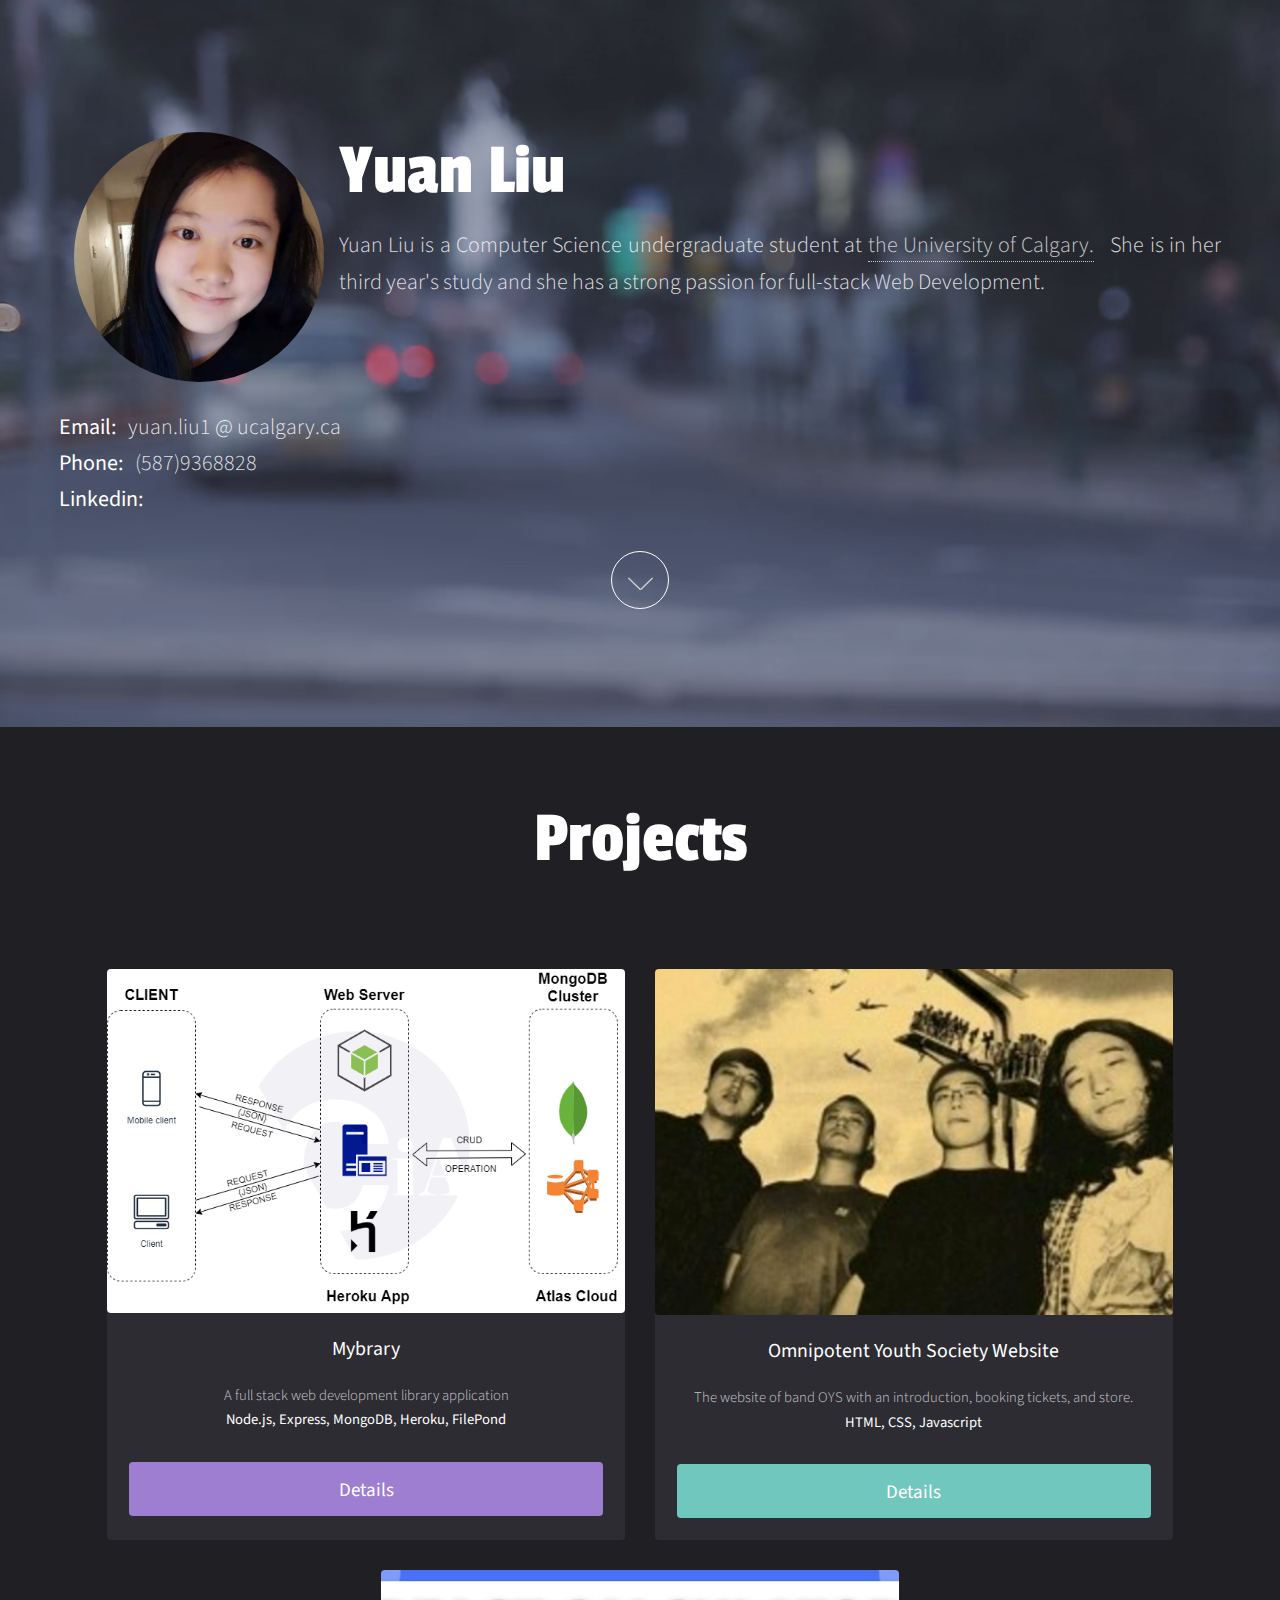
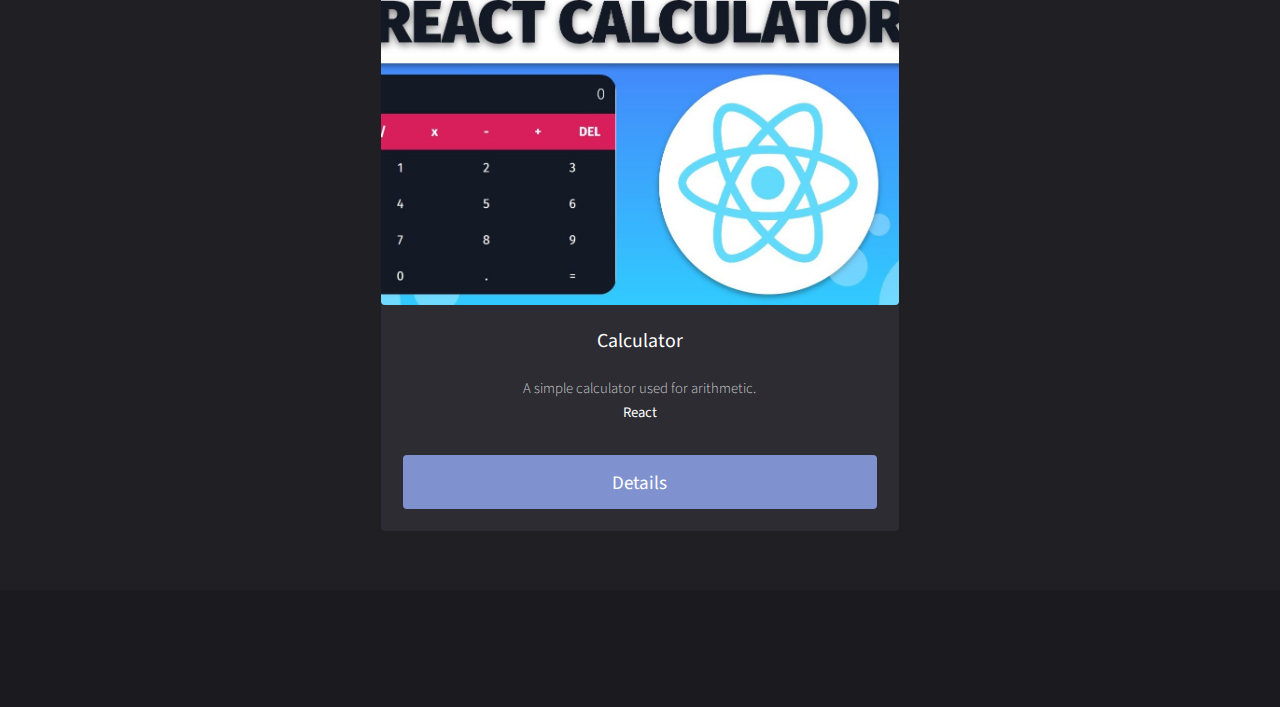
<file: index.html>
<!DOCTYPE HTML>
<!--
	Full Motion by TEMPLATED
	templated.co @templatedco
	Released for free under the Creative Commons Attribution 3.0 license (templated.co/license)
-->
<html>
	<head>
		<title>Yuan Liu | Home</title>
		<meta charset="utf-8" />
		<meta name="viewport" content="width=device-width, initial-scale=1" />
		<link rel="stylesheet" href="assets/css/main.css" />
	</head>
	<body id="top">
			<!-- Banner -->
			<!--
				To use a video as your background, set data-video to the name of your video without
				its extension (eg. images/banner). Your video must be available in both .mp4 and .webm
				formats to work correctly.
			-->
				<section id="banner" data-video="images/banner">
					<div class="inner">
						<header>	
							<img id="yuanLiu-image" src="images/yuanLiu.jpg">
							<h1>Yuan Liu</h1>
							<p>Yuan Liu is a Computer Science undergraduate student at <a href="https://www.ucalgary.ca/" target="_blank">the University of Calgary.</a> 
								&nbsp; She is in her third year's study and she has a strong passion for full-stack Web Development.  <br />
								<br /><br /><br />
								<strong>Email:</strong> &nbsp; yuan.liu1 &#64; ucalgary.ca
								<br />
								<strong>Phone:</strong> &nbsp; (587)9368828
								<br />
								<strong>Linkedin:</strong> 
							</p>
						</header>
						<a href="#main" class="more">Learn More</a>
					</div>
				</section>

			<!-- Main -->
				<div id="main">
					
					<div class="inner">
					<h2 id="h2">Projects</h2>

					<!-- Boxes -->
						<div class="thumbnails">

							<div class="box">
								<img src="images/mybraryCover.png"class="image fit"/>
								<div class="inner">
									<h3>Mybrary</h3>
									<p>
										A full stack web development library application
										<br />
										<strong>Node.js, Express, MongoDB, Heroku, FilePond</strong>
									</p>
									<a href="mybrary.html" class="button style3 fit" data-poptrox="youtube,800x400">Details</a>
								</div>
							</div>

							<div class="box">
								<img src="images/OYS.png" class="image fit">
								<div class="inner">
									<h3>Omnipotent Youth Society Website</h3>
									<p>
										The website of band OYS with an introduction, booking tickets, and store.
										<strong>HTML, CSS, Javascript</strong>
									</p>
									<a href="oys.html" class="button fit" data-poptrox="youtube,800x400">Details</a>
								</div>
							</div>

							
							<div class="box">
								<img src="images/Calc.jpg" class="image fit"/>
								<div class="inner">
									<h3>Calculator</h3>
									<p>
										A simple calculator used for arithmetic.
										<br />
										<strong>React</strong>
									</p>
									<a href="calc.html" class="button style2 fit" data-poptrox="youtube,800x400">Details</a>
								</div>
							</div>
							
							
							<!--
							<div class="box">
								<a href="https://youtu.be/s6zR2T9vn2c" class="image fit"><img src="images/pic04.jpg" alt="" /></a>
								<div class="inner">
									<h3>Nascetur nunc varius commodo</h3>
									<p>Interdum amet accumsan placerat commodo ut amet aliquam blandit nunc tempor lobortis nunc non. Mi accumsan.</p>
									<a href="https://youtu.be/s6zR2T9vn2c" class="button style2 fit" data-poptrox="youtube,800x400">Watch</a>
								</div>
							</div>

							<div class="box">
								<a href="https://youtu.be/s6zR2T9vn2c" class="image fit"><img src="images/pic05.jpg" alt="" /></a>
								<div class="inner">
									<h3>Nascetur nunc varius commodo</h3>
									<p>Interdum amet accumsan placerat commodo ut amet aliquam blandit nunc tempor lobortis nunc non. Mi accumsan.</p>
									<a href="https://youtu.be/s6zR2T9vn2c" class="button style3 fit" data-poptrox="youtube,800x400">Watch</a>
								</div>
							</div>

							<div class="box">
								<a href="https://youtu.be/s6zR2T9vn2c" class="image fit"><img src="images/pic06.jpg" alt="" /></a>
								<div class="inner">
									<h3>Nascetur nunc varius commodo</h3>
									<p>Interdum amet accumsan placerat commodo ut amet aliquam blandit nunc tempor lobortis nunc non. Mi accumsan.</p>
									<a href="https://youtu.be/s6zR2T9vn2c" class="button fit" data-poptrox="youtube,800x400">Watch</a>
								</div>
							</div>
							
							-->

							

						</div>

					</div>
				</div>

			<!-- Footer -->
				<footer id="footer">
					<div class="inner">
						<h2></h2>
						<p> </p>

						<ul class="icons">
							
							
						</ul>
						<p class="copyright">  <a href="https://templated.co"></a> <a href="https://unsplash.com/"></a> <a href="http://coverr.co/"></a></p>
					</div>
				</footer>

		<!-- Scripts -->
			<script src="assets/js/jquery.min.js"></script>
			<script src="assets/js/jquery.scrolly.min.js"></script>
			<script src="assets/js/jquery.poptrox.min.js"></script>
			<script src="assets/js/skel.min.js"></script>
			<script src="assets/js/util.js"></script>
			<script src="assets/js/main.js"></script>

	</body>
</html>
</file>
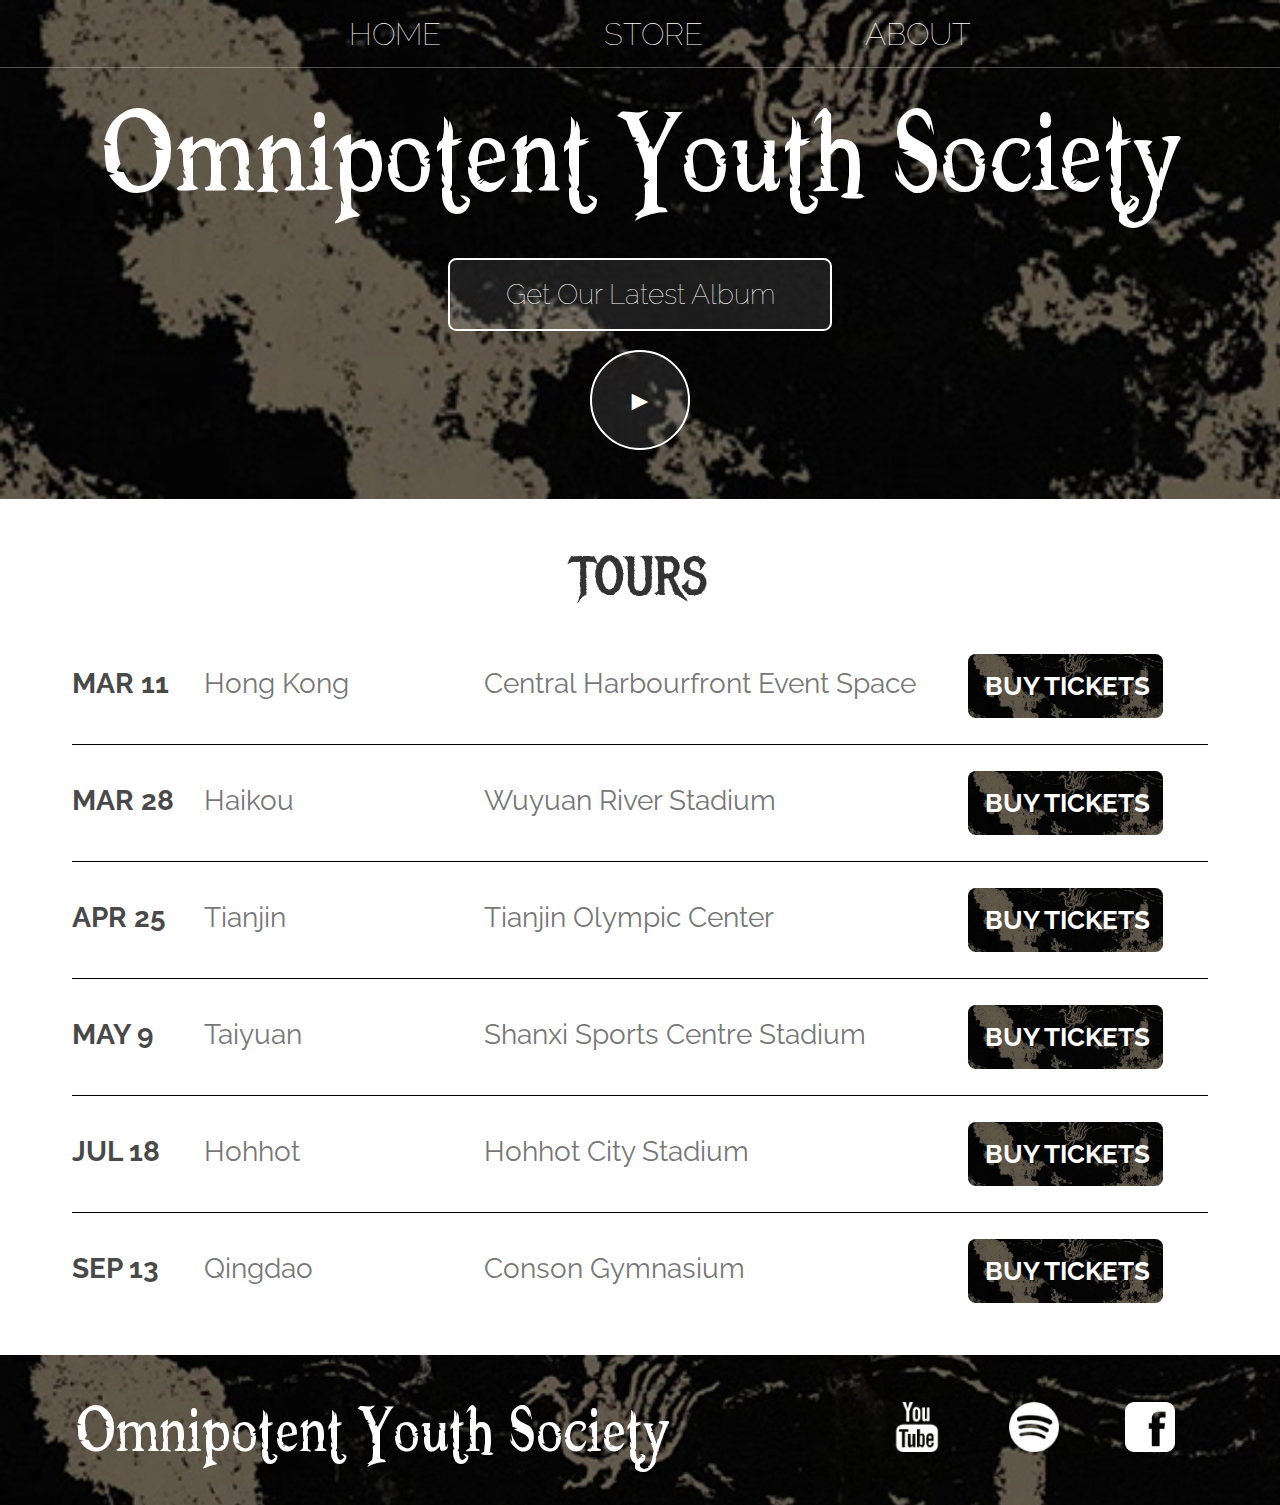
<file: Web_OYS/index.html>
<!DOCTYPE html>
<html>
    <head>
        <title>Omnipotent Youth Society</title>
        <meta name="description" content="This is the description">
        <link rel="stylesheet" href="styles.css" />
    </head>
    <body>
        <header class="main-header">
            <nav class = "nav main-nav">
                <ul>
                    <li><a href="index.html">HOME</a></li>
                    <li><a href="store.html">STORE</a></li>
                    <li><a href="about.html">ABOUT</a></li>
                </ul>
            </nav>
            <h1 class = "band-name band-name-large">Omnipotent Youth Society</h1>
            <button class = "btn btn-header" type="button">Get Our Latest Album</button>
            
            <button class = "btn btn-header btn-play" type="button">&#9658</button>
        </header>
        <section class="content-section container">
            <h2 class="section-header">TOURS</h2>
            <div>
                <div class = "tour-row">
                    <span class="tour-item tour-date">MAR 11</span>                  
                    <span class="tour-item tour-city">Hong Kong</span>                  
                    <span class="tour-item tour-arena">Central Harbourfront Event Space</span>
                    <button class="tour-item tour-btn btn btn-primary" type="button">BUY TICKETS</button>
                </div>
                <div class = "tour-row">
                    <span class="tour-item tour-date">MAR 28</span>                  
                    <span class="tour-item tour-city">Haikou</span>                  
                    <span class="tour-item tour-arena">Wuyuan River Stadium</span>
                    <button class="tour-item tour-btn btn btn-primary" type="button">BUY TICKETS</button>
                </div>
                <div class = "tour-row">
                    <span class="tour-item tour-date">APR 25</span>                  
                    <span class="tour-item tour-city">Tianjin</span>                  
                    <span class="tour-item tour-arena">Tianjin Olympic Center</span>
                    <button class="tour-item tour-btn btn btn-primary" type="button">BUY TICKETS</button>
                </div>
                <div class = "tour-row">
                    <span class="tour-item tour-date">MAY 9</span>                  
                    <span class="tour-item tour-city">Taiyuan</span>                  
                    <span class="tour-item tour-arena">Shanxi Sports Centre Stadium</span>
                    <button class="tour-item tour-btn btn btn-primary" type="button">BUY TICKETS</button>
                </div>
                <div class = "tour-row">
                    <span class="tour-item tour-date">JUL 18</span>                  
                    <span class="tour-item tour-city">Hohhot</span>                  
                    <span class="tour-item tour-arena">Hohhot City Stadium</span>
                    <button class="tour-item tour-btn btn btn-primary" type="button">BUY TICKETS</button>
                </div>
                <div class = "tour-row">
                    <span class="tour-item tour-date">SEP 13</span>                  
                    <span class="tour-item tour-city">Qingdao</span>                  
                    <span class="tour-item tour-arena">Conson Gymnasium</span>
                    <button class="tour-item tour-btn btn btn-primary" type="button">BUY TICKETS</button>
                </div>
            </div>
        </section>
        
        <footer class = "main-footer">
            <div class="container main-footer-container">
                <h3 class = "band-name">Omnipotent Youth Society</h3>
                <ul class="nav footer-nav">
                    <li>
                        <a href="https://www.youtube.com/channel/UCBiH-1k2qnrigVTScnvCKJA" target="_blank">
                            <img src="Images/youtubeLogo.png">
                        </a>
                    </li>
                    <li>
                        <a href="https://open.spotify.com/artist/4ntvojSPscU3PxselAEeY2" target="_blank">
                            <img src="Images/spotifyLogo.png">
                        </a>
                    </li>
                    <li>
                        <a href="https://zh-cn.facebook.com/OmnipotentYouthSociety" target="_blank">
                            <img src="Images/facebookLogo.png">
                        </a>
                    </li>
                </ul>
            </div>            
        </footer>
    </body>
</html>
</file>
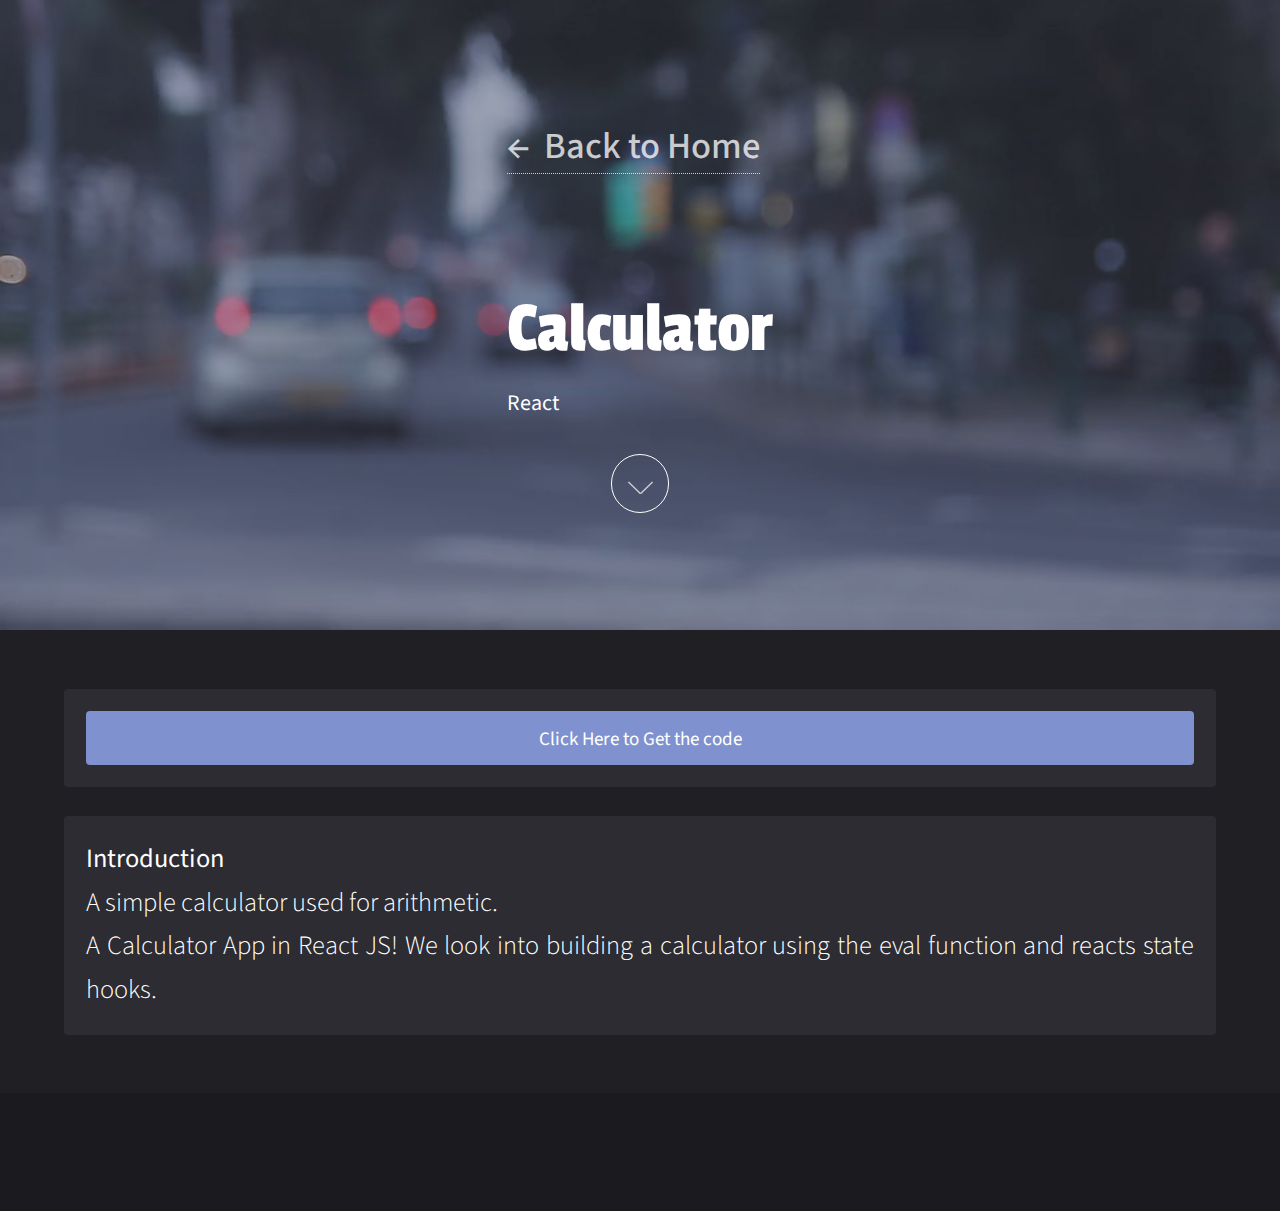
<file: calc.html>
<!DOCTYPE HTML>
<!--
	Full Motion by TEMPLATED
	templated.co @templatedco
	Released for free under the Creative Commons Attribution 3.0 license (templated.co/license)
-->
<html>
	<head>
		<title>Yuan Liu | Calculator</title>
		<meta charset="utf-8" />
		<meta name="viewport" content="width=device-width, initial-scale=1" />
		<link rel="stylesheet" href="assets/css/main.css" />
	</head>
	<body id="top">

			<!-- Banner -->
			<!--
				To use a video as your background, set data-video to the name of your video without
				its extension (eg. images/banner). Your video must be available in both .mp4 and .webm
				formats to work correctly.
			-->
           
            <section id="banner" data-video="images/banner">
                <div>
                    
                    <div class="inner">
                        <a href="index.html" id="back-to-home">&#8592; &nbsp;Back to Home</a>
                        <br /><br /><br /><br /><br />
                        
                        <header>	
                            <h1>Calculator</h1>
                            <p><strong>React</strong>
                            </p>
                        </header>
                        <a href="#main" class="more">Learn More</a>
                    </div>
                </div>
                
            </section>

			<!-- Main -->
            <section>
                <div id="main">
					<div class="inner">
					<!-- Boxes -->
						
                            <div class="box">

								
								<div class="inner">				
									<a href="https://github.com/Yuan223/React-calculator" target="_blank" class="button style2 fit" data-poptrox="youtube,800x400">Click Here to Get the code</a>
								</div>
							</div>
                            
                            <div class="box">
                                <div class="inner">
                                    <p id="project">
                                        <strong>Introduction</strong>
                                        <br />
                                        A simple calculator used for arithmetic. 
                                        <br />
                                        A Calculator App in React JS! We look into building a calculator using the eval function and reacts state hooks.
                                    </p>
									

                                </div>
								
							</div>

					</div>
				</div>
            </section>
				

			<!-- Footer -->
				<footer id="footer">
					<div class="inner">
						<h2></h2>
						<p> </p>

						<ul class="icons">
							
						</ul>
						
					</div>
				</footer>

		<!-- Scripts -->
			<script src="assets/js/jquery.min.js"></script>
			<script src="assets/js/jquery.scrolly.min.js"></script>
			<script src="assets/js/jquery.poptrox.min.js"></script>
			<script src="assets/js/skel.min.js"></script>
			<script src="assets/js/util.js"></script>
			<script src="assets/js/main.js"></script>

	</body>
</html>
</file>
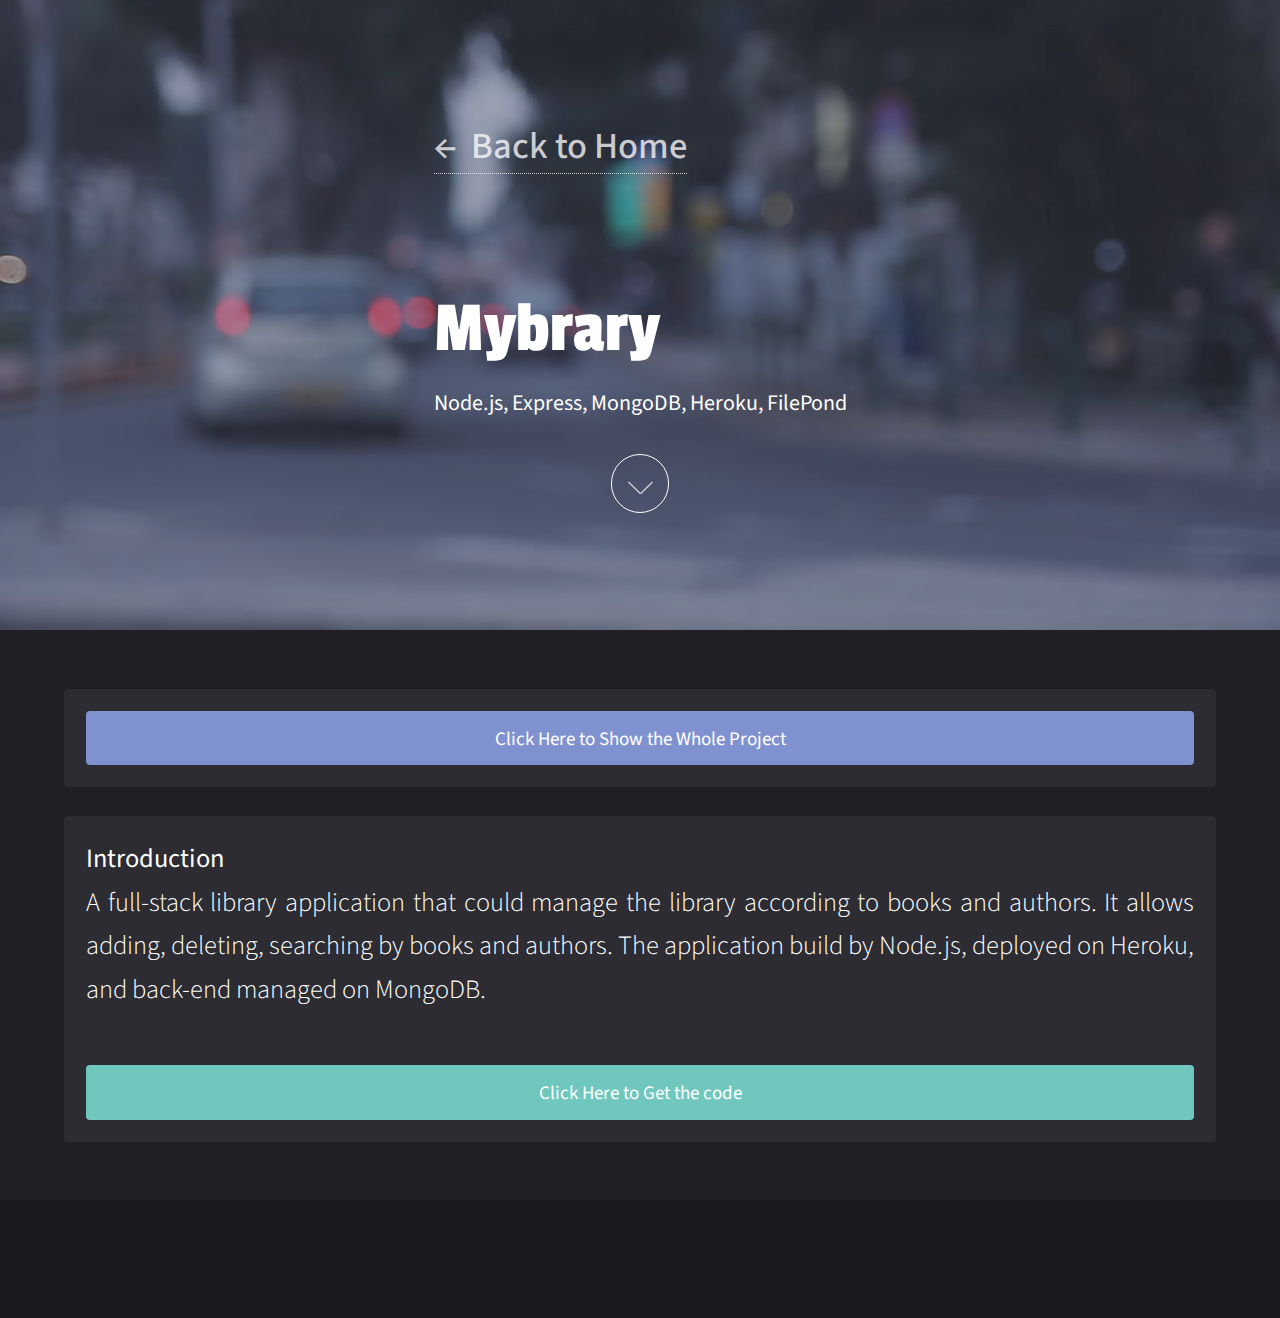
<file: mybrary.html>
<!DOCTYPE HTML>
<!--
	Full Motion by TEMPLATED
	templated.co @templatedco
	Released for free under the Creative Commons Attribution 3.0 license (templated.co/license)
-->
<html>
	<head>
		<title>Yuan Liu | Mybrary</title>
		<meta charset="utf-8" />
		<meta name="viewport" content="width=device-width, initial-scale=1" />
		<link rel="stylesheet" href="assets/css/main.css" />
	</head>
	<body id="top">

			<!-- Banner -->
			<!--
				To use a video as your background, set data-video to the name of your video without
				its extension (eg. images/banner). Your video must be available in both .mp4 and .webm
				formats to work correctly.
			-->
           
            <section id="banner" data-video="images/banner">
                <div>
                    
                    <div class="inner">
                        <a href="index.html" id="back-to-home">&#8592; &nbsp;Back to Home</a>
                        <br /><br /><br /><br /><br />
                        
                        <header>	
                            <h1>Mybrary</h1>
                            <p><strong>Node.js, Express, MongoDB, Heroku, FilePond</strong>
                            </p>
                        </header>
                        <a href="#main" class="more">Learn More</a>
                    </div>
                </div>
                
            </section>

			<!-- Main -->
            <section>
                <div id="main">
					<div class="inner">
                    
                    

					<!-- Boxes -->
						
                            <div class="box">
								<div class="inner">					
									<a href="https://mybrary-tech.herokuapp.com/" target="_blank" class="button style2 fit" data-poptrox="youtube,800x400">Click Here to Show the Whole Project</a>
								</div>
							</div>
                            
                            <div class="box">
                                <div class="inner">
                                    <p id="project">
                                        <strong>Introduction</strong>
                                        <br />
                                        A full-stack library application that could manage the library according to books and authors. It allows adding, deleting, searching by books and authors. The application build by Node.js, deployed on Heroku, and back-end managed on MongoDB.

                                    </p>
									<a href="https://github.com/Yuan223/My-library" target="_blank" class="button style1 fit" data-poptrox="youtube,800x400">Click Here to Get the code</a>

                                </div>
								
							</div>
						

					</div>
				</div>
            </section>
				

			<!-- Footer -->
				<footer id="footer">
					<div class="inner">
						<h2></h2>
						<p> </p>

						<ul class="icons">
							
						</ul>
						<p class="copyright"><a href="https://templated.co"></a><a href="https://unsplash.com/"></a><a href="http://coverr.co/"></a></p>
					</div>
				</footer>

		<!-- Scripts -->
			<script src="assets/js/jquery.min.js"></script>
			<script src="assets/js/jquery.scrolly.min.js"></script>
			<script src="assets/js/jquery.poptrox.min.js"></script>
			<script src="assets/js/skel.min.js"></script>
			<script src="assets/js/util.js"></script>
			<script src="assets/js/main.js"></script>

	</body>
</html>
</file>
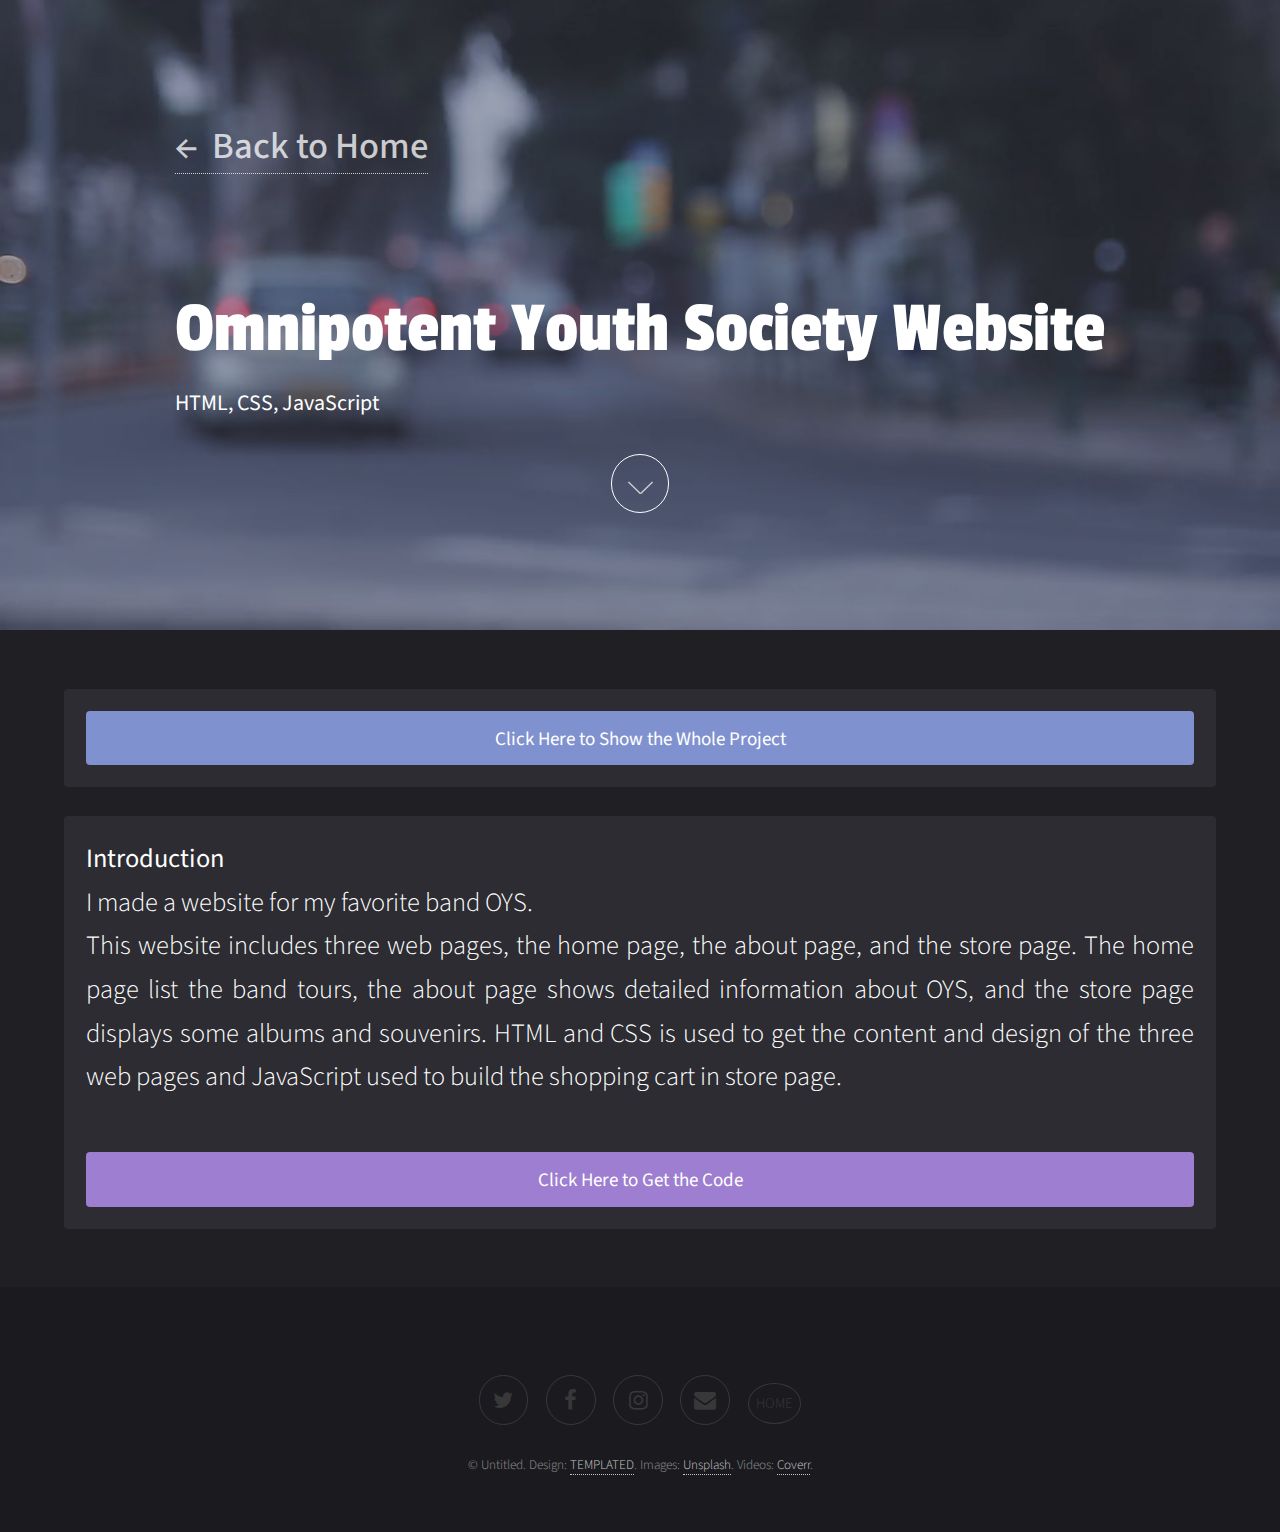
<file: oys.html>
<!DOCTYPE HTML>
<!--
	Full Motion by TEMPLATED
	templated.co @templatedco
	Released for free under the Creative Commons Attribution 3.0 license (templated.co/license)
-->
<html>
	<head>
		<title>Yuan Liu | OYS</title>
		<meta charset="utf-8" />
		<meta name="viewport" content="width=device-width, initial-scale=1" />
		<link rel="stylesheet" href="assets/css/main.css" />
	</head>
	<body id="top">

			<!-- Banner -->
			<!--
				To use a video as your background, set data-video to the name of your video without
				its extension (eg. images/banner). Your video must be available in both .mp4 and .webm
				formats to work correctly.
			-->
           
            <section id="banner" data-video="images/banner">
                <div>
                    
                    <div class="inner">
                        <a href="index.html" id="back-to-home">&#8592; &nbsp;Back to Home</a>
                        <br /><br /><br /><br /><br />
                        
                        <header>	
                            <h1>Omnipotent Youth Society Website</h1>
                            <p><strong>HTML, CSS, JavaScript</strong>
                            </p>
                        </header>
                        <a href="#main" class="more">Learn More</a>
                    </div>
                </div>
                
            </section>

			<!-- Main -->
            <section>
                <div id="main">
					<div class="inner">
					<!-- Boxes -->
						
                            <div class="box">
								
								<div class="inner">					
									<a href="Web_OYS/index.html" target="_blank" class="button style2 fit" data-poptrox="youtube,800x400">Click Here to Show the Whole Project</a>
								</div>
							</div>
                            
                            <div class="box">
                                <div class="inner">
                                    <p id="project">
                                        <strong>Introduction</strong>
                                        <br />
                                        I made a website for my favorite band OYS. 
                                        <br />
                                        This website includes three web pages, the home page, the about page, and the store page. The home page list the band tours, the about page shows detailed information about OYS, and the store page displays some albums and souvenirs. HTML and CSS is used to get the content and design of the three web pages and JavaScript used to build the shopping cart in store page.
                                    </p>				
									<a href="https://github.com/Yuan223/Web-Development" target="_blank" class="button style3 fit" data-poptrox="youtube,800x400">Click Here to Get the Code</a>
                                </div>
								
							</div>
						

					</div>
				</div>
            </section>
				

			<!-- Footer -->
				<footer id="footer">
					<div class="inner">
						<h2></h2>
						<p> </p>

						<ul class="icons">
							<li><a href="#" class="icon fa-twitter"><span class="label">Twitter</span></a></li>
							<li><a href="#" class="icon fa-facebook"><span class="label">Facebook</span></a></li>
							<li><a href="#" class="icon fa-instagram"><span class="label">Instagram</span></a></li>
							<li><a href="#" class="icon fa-envelope"><span class="label">Email</span></a></li>
							<li><a href="Web_OYS/index.html">HOME</a></li>
						</ul>
						<p class="copyright">&copy; Untitled. Design: <a href="https://templated.co">TEMPLATED</a>. Images: <a href="https://unsplash.com/">Unsplash</a>. Videos: <a href="http://coverr.co/">Coverr</a>.</p>
					</div>
				</footer>

		<!-- Scripts -->
			<script src="assets/js/jquery.min.js"></script>
			<script src="assets/js/jquery.scrolly.min.js"></script>
			<script src="assets/js/jquery.poptrox.min.js"></script>
			<script src="assets/js/skel.min.js"></script>
			<script src="assets/js/util.js"></script>
			<script src="assets/js/main.js"></script>

	</body>
</html>
</file>
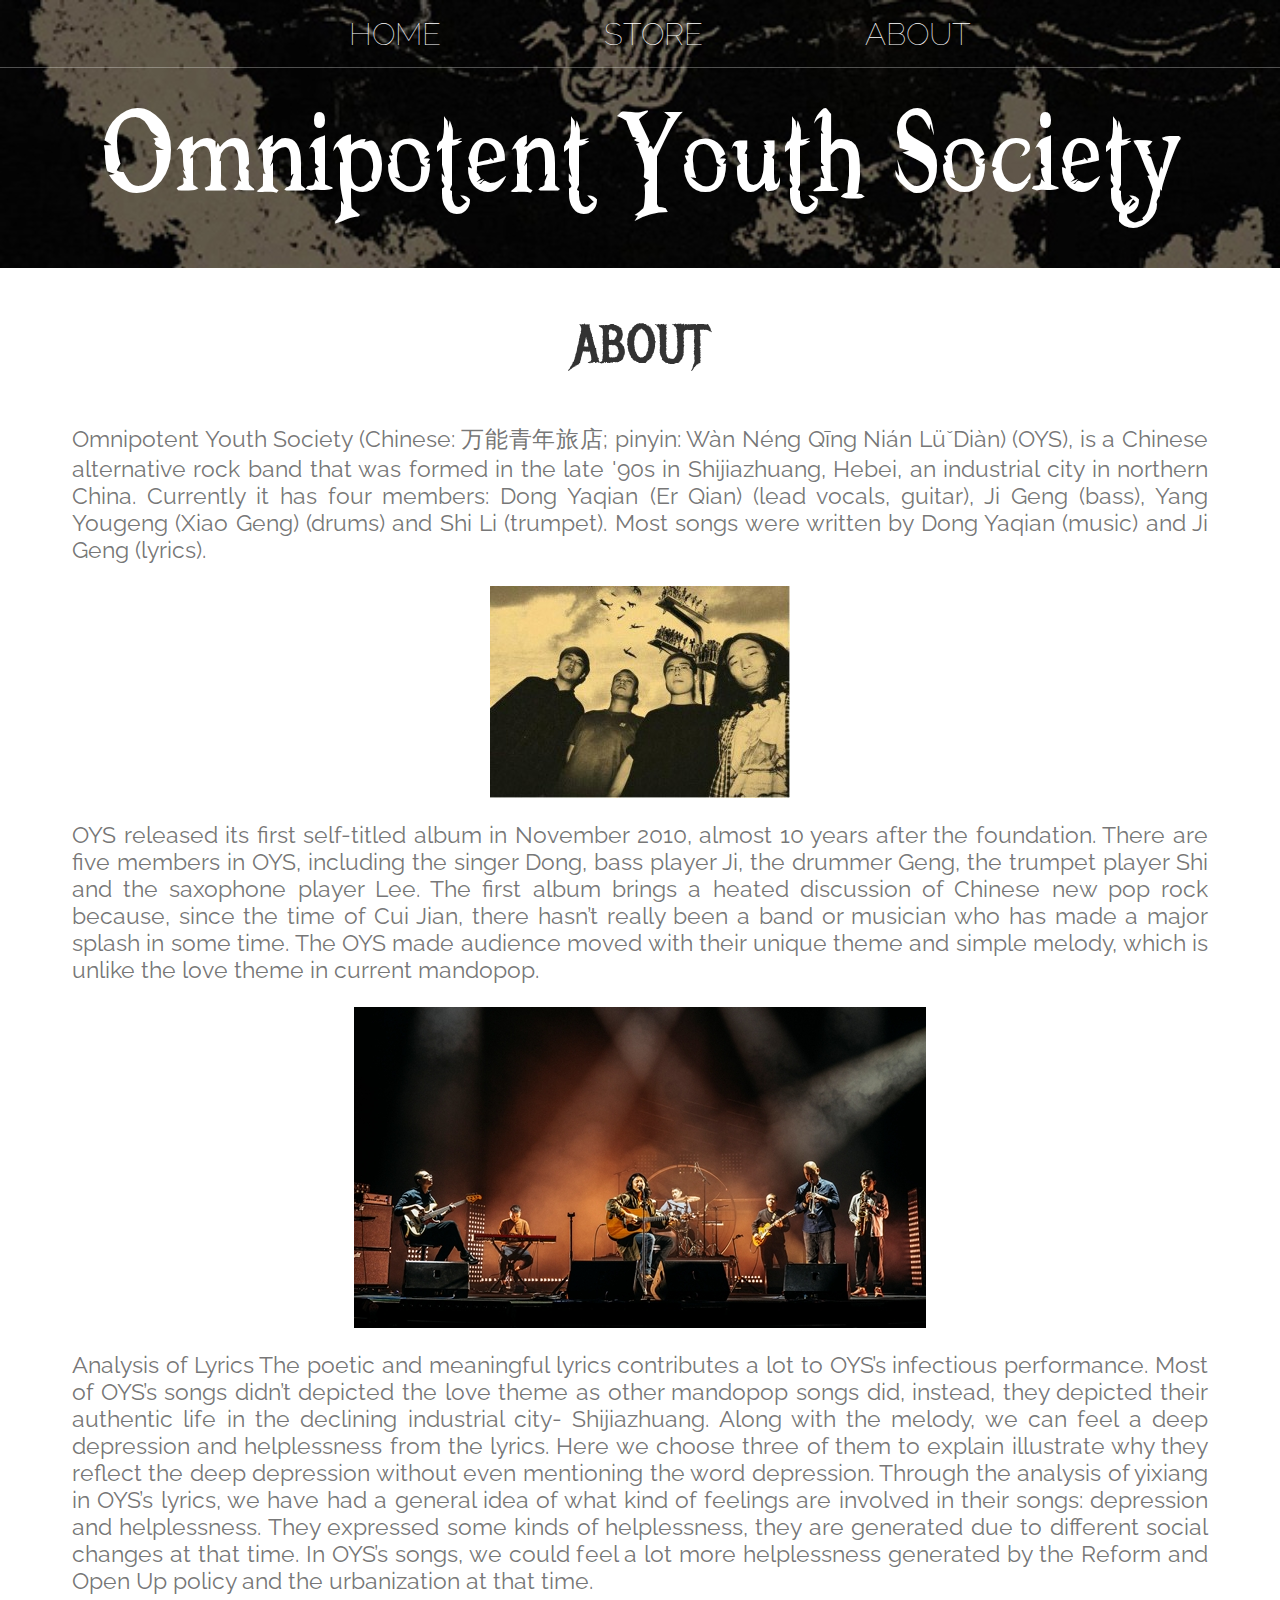
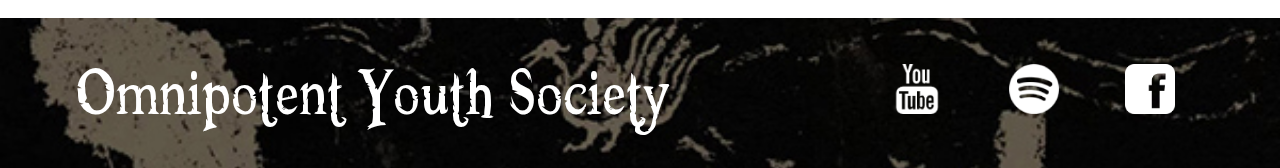
<file: Web_OYS/about.html>
<!DOCTYPE html>
<html>
    <head>
        <title>Omnipotent Youth Society | About</title>
        <meta name="description" content="This is the description">
        <link rel="stylesheet" href="styles.css" />
    </head>
    <body>
        <header class="main-header">
            <nav class = "nav main-nav">
                <ul>
                    <li><a href="index.html">HOME</a></li>
                    <li><a href="store.html">STORE</a></li>
                    <li><a href="about.html">ABOUT</a></li>
                </ul>
            </nav>
           
            <h1 class="band-name band-name-large">Omnipotent Youth Society</h1>
        </header>

        <section class = "content-section container">
            <h2 class="section-header">ABOUT</h2>    
            <p>Omnipotent Youth Society (Chinese: 万能青年旅店; pinyin: Wàn Néng Qīng Nián Lǚ Diàn) (OYS), is a 
                Chinese alternative rock band that was formed in the late '90s in Shijiazhuang, Hebei, an 
                industrial city in northern China. Currently it has four members: Dong Yaqian (Er Qian) (lead 
                vocals, guitar), Ji Geng (bass), Yang Yougeng (Xiao Geng) (drums) and Shi Li (trumpet). Most 
                songs were written by Dong Yaqian (music) and Ji Geng (lyrics).</p>
            <img class = "members-OYS-image" src="Images/OYSmembers.jpg">
            <p>OYS released its first self-titled album in November 2010, almost 10 years after the foundation. 
                There are five members in OYS, including the singer Dong, bass player Ji, the drummer Geng, the 
                trumpet player Shi and the saxophone player Lee. The first album brings a heated discussion of 
                Chinese new pop rock because, since the time of Cui Jian, there hasn’t really been a band or 
                musician who has made a major splash in some time. The OYS made audience moved with their 
                unique theme and simple melody, which is unlike the love theme in current mandopop.</p>
            <img class = "live-OYS-image" src="Images/OYSlive.jpg">
            <p>Analysis of Lyrics
                The poetic and meaningful lyrics contributes a lot to OYS’s infectious performance. Most of OYS’s 
                songs didn’t depicted the love theme as other mandopop songs did, instead, they depicted their 
                authentic life in the declining industrial city- Shijiazhuang. Along with the melody, we can feel 
                a deep depression and helplessness from the lyrics. Here we choose three of them to explain illustrate 
                why they reflect the deep depression without even mentioning the word depression. Through the 
                analysis of yixiang in OYS’s lyrics, we have had a general idea of what kind of feelings are involved 
                in their songs: depression and helplessness. They expressed some kinds of helplessness, they are 
                generated due to different social changes at that time. In OYS’s songs, we could feel a lot more 
                helplessness generated by the Reform and Open Up policy and the urbanization at that time.</p>
        </section>
        
        <footer class = "main-footer">
            <div class="container main-footer-container">
                <h3 class = "band-name">Omnipotent Youth Society</h3>
                <ul class="nav footer-nav">
                    <li>
                        <a href="https://www.youtube.com/channel/UCBiH-1k2qnrigVTScnvCKJA" target="_blank">
                            <img src="Images/youtubeLogo.png">
                        </a>
                    </li>
                    <li>
                        <a href="https://open.spotify.com/artist/4ntvojSPscU3PxselAEeY2" target="_blank">
                            <img src="Images/spotifyLogo.png">
                        </a>
                    </li>
                    <li>
                        <a href="https://zh-cn.facebook.com/OmnipotentYouthSociety" target="_blank">
                            <img src="Images/facebookLogo.png">
                        </a>
                    </li>
                </ul>
            </div>            
        </footer>
    </body>
</html>
</file>
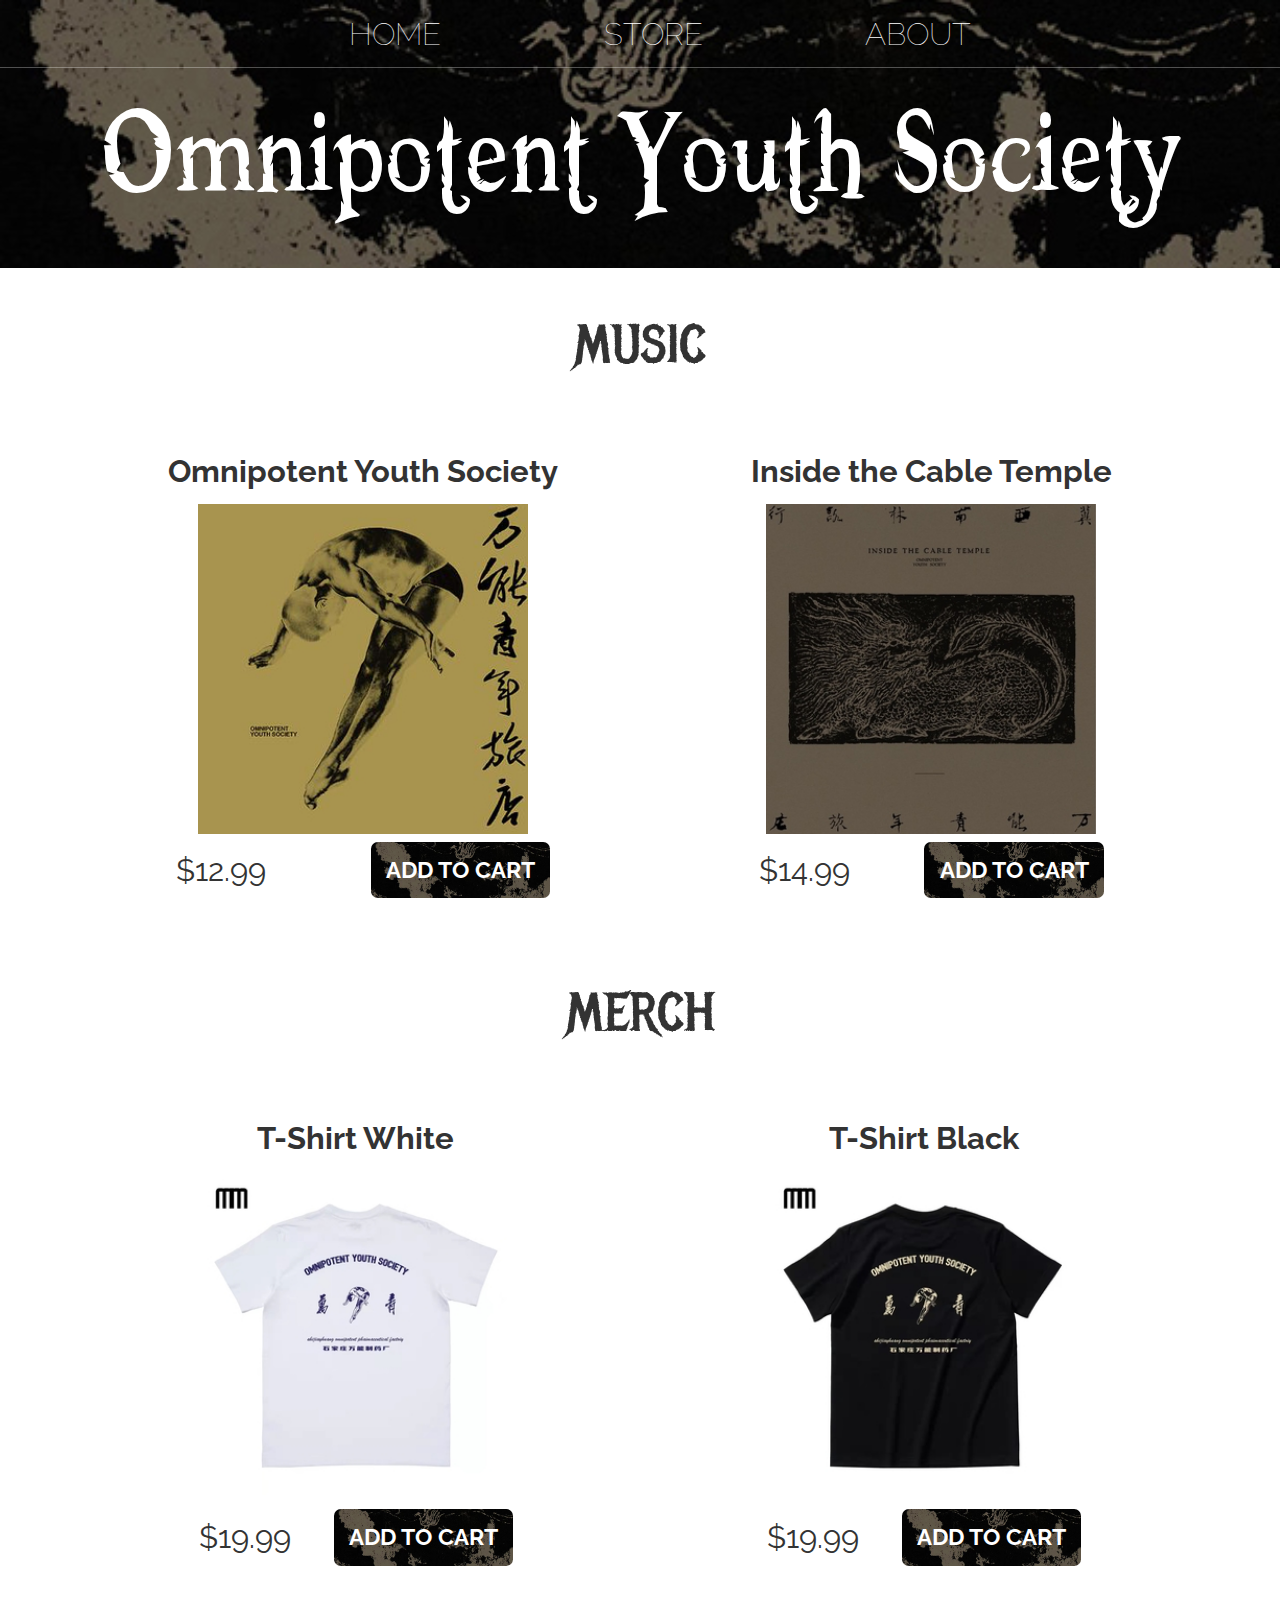
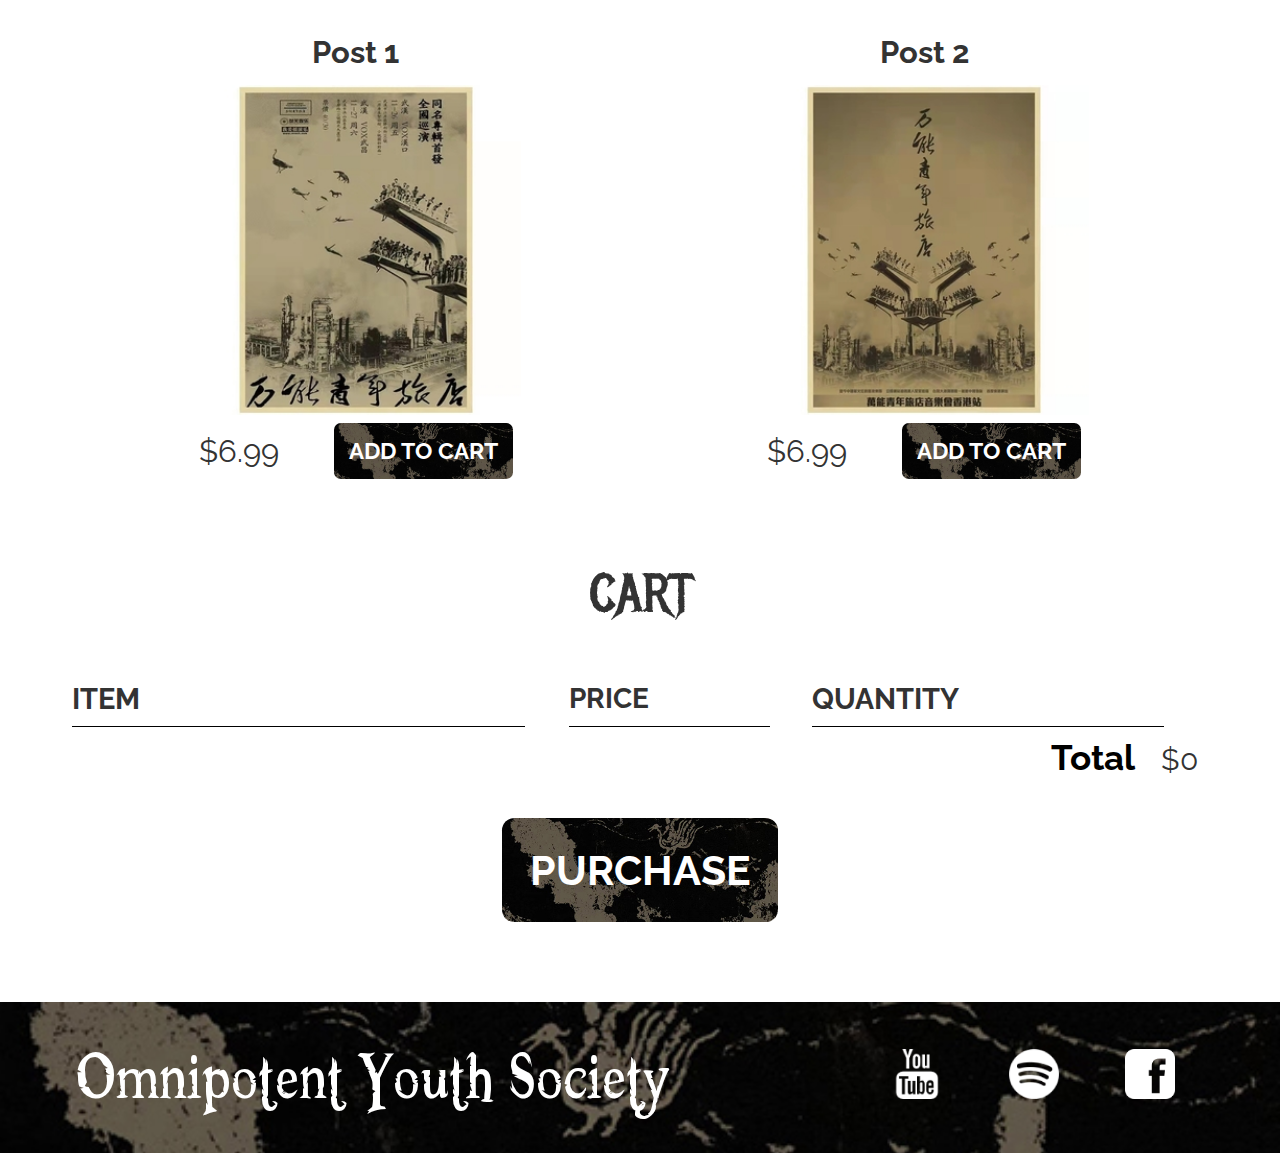
<file: Web_OYS/store.html>
<!DOCTYPE html>
<html>
    <head>
        <title>Omnipotent Youth Society | Store</title>
        <meta name="description" content="This is the description">
        <link rel="stylesheet" href="styles.css" />
        <script src = "store.js" async></script>
    </head>
    <body>
        <header class="main-header">
            <nav class = "nav main-nav">
                <ul>
                    <li><a href="index.html">HOME</a></li>
                    <li><a href="store.html">STORE</a></li>
                    <li><a href="about.html">ABOUT</a></li>
                </ul>
            </nav>
            <h1 class = "band-name band-name-large">Omnipotent Youth Society</h1>
        </header>

        <section class="container content-section">
            <h2 class="section-header">MUSIC</h2>
            <div class="shop-items">
                <div class = "shop-item">
                    <span class = "shop-item-title">Omnipotent Youth Society</span>
                    <img class="shop-item-image" src="Images/Album1OYS.jpg">
                    <div class="shop-item-details">
                        <span class="shop-item-price">$12.99</span>
                        <button class="btn btn-primary shop-item-button" type="button">ADD TO CART</button>
                    </div>
                </div>
                <div class = "shop-item">
                    <span class = "shop-item-title">Inside the Cable Temple</span>
                    <img class="shop-item-image" src="Images/Album2OYS.jpg">
                    <div class="shop-item-details">
                        <span class="shop-item-price">$14.99</span>
                        <button class="btn btn-primary shop-item-button" type="button">ADD TO CART</button>
                    </div>
                </div>
            </div>               
        </section>

        <section class="container content-section">
            <h2 class="section-header">MERCH</h2>
            <div class="shop-items">
                <div class = "shop-item">
                    <span class = "shop-item-title">T-Shirt White</span>
                    <img class="shop-item-image" src="Images/T-ShirtWhite.jpg">
                    <div class="shop-item-details">
                        <span class="shop-item-price">$19.99</span>
                        <button class="btn btn-primary shop-item-button" type="button">ADD TO CART</button>
                    </div>
                </div>
                <div class = "shop-item">
                    <span class = "shop-item-title">T-Shirt Black</span>
                    <img class="shop-item-image" src="Images/T-ShirtBlack.jpg">
                    <div class="shop-item-details">
                        <span class="shop-item-price">$19.99</span>
                        <button class="btn btn-primary shop-item-button" type="button">ADD TO CART</button>
                    </div>
                </div>
                <div class = "shop-item">
                    <span class = "shop-item-title">Post 1</span>
                    <img class="shop-item-image" src="Images/Post1.jpg">
                    <div class="shop-item-details">
                        <span class="shop-item-price">$6.99</span>
                        <button class="btn btn-primary shop-item-button" type="button">ADD TO CART</button>
                    </div>
                </div>
                <div class = "shop-item">
                    <span class = "shop-item-title">Post 2</span>
                    <img class="shop-item-image" src="Images/Post2.jpg">
                    <div class="shop-item-details">
                        <span class="shop-item-price">$6.99</span>
                        <button class="btn btn-primary shop-item-button" type="button">ADD TO CART</button>
                    </div>
                </div>
            </div>               
        </section>

        
        <section class="container content-section">
            <h2 class="section-header">CART</h2>
            <div class="cart-row">
                <span class = "cart-item cart-header cart-column">ITEM</span>
                <span class="cart-price cart-header cart-column">PRICE</span>
                <span class="cart-quantity cart-header cart-column">QUANTITY</span>
            </div>
            <div class = "cart-items">
                
            </div>
            <div class = "cart-total">
                <span class="cart-total-title">Total</span>
                <span class="cart-total-price">$0</span>
            </div>
            <div>
                <button class="btn btn-primary btn-purchase" type="button">PURCHASE</button>
            </div>
        </section>
        
        <footer class = "main-footer">
            <div class="container main-footer-container">
                <h3 class = "band-name">Omnipotent Youth Society</h3>
                <ul class="nav footer-nav">
                    <li>
                        <a href="https://www.youtube.com/channel/UCBiH-1k2qnrigVTScnvCKJA" target="_blank">
                            <img src="Images/youtubeLogo.png">
                        </a>
                    </li>
                    <li>
                        <a href="https://open.spotify.com/artist/4ntvojSPscU3PxselAEeY2" target="_blank">
                            <img src="Images/spotifyLogo.png">
                        </a>
                    </li>
                    <li>
                        <a href="https://zh-cn.facebook.com/OmnipotentYouthSociety" target="_blank">
                            <img src="Images/facebookLogo.png">
                        </a>
                    </li>
                </ul>
            </div>            
        </footer>
    </body>
</html>
</file>
<file: Web_OYS/styles.css>
@import url('https://fonts.googleapis.com/css?family=Raleway:300,400');
@import url("https://fonts.googleapis.com/css?family=Metal+Mania");

@font-face {
    font-family: "Booter - Zero Zero";
    src: url("Fonts/Booter - Zero Zero.woff") format("woff"),
         url("Fonts/Booter - Zero Zero.woff2") format("woff2");
    font-weight: normal;
    font-style: normal;
}

* {
    box-sizing: border-box;
    font-family: Raleway;
    color: rgba(94, 94, 94, 0.863);
    font-size: 1.1em;
}

html, body {
    margin: 0;
    padding: 0;
}

.nav ul {
    margin: 0;
}

.nav li {
    display: inline;
}

.nav a {
    display: inline-block;
    padding: .5em;
    color: white;
    text-decoration: none;
}

.main-nav {
    text-align: center;
    font-size: 1.1em;
    font-weight: lighter;
    border-bottom: 1px solid rgba(255, 255, 255, 0.301)
}

.main-nav li {
    padding: 0 5%;
}

.nav a:hover {
    background-color: rgba(255, 255, 255, .3)
}

.main-header {
    background-color: rgba(255, 255, 255, .9);
    background-image: url("Images/background.jpg");
    background-blend-mode: multiply;
    background-size: cover;
    padding-bottom: 30px;
}

.band-name {
    text-align: center;
    margin: 0;
    font-size: 4em;
    font-family: "Booter - Zero Zero";
    font-weight: normal;
    color: white;
}

.band-name-large {
    font-size: 8em;
}

.content-section {
    text-align: justify;
    margin: 1em;
}

.container {
    max-width: 1200px;
    margin: 0 auto;
    padding: 0 1.5em;
}

.section-header {
    font-family: "Metal Mania";
    font-weight: normal;
    color: #333;
    text-align: center;
    font-size: 2.5em;
}

.members-OYS-image{
    display: block;
    margin-left: auto;
    margin-right: auto; 
}

.live-OYS-image{
    display: block;
    margin-left: auto;
    margin-right: auto; 
}

.main-footer {
    background-image: url("Images/background.jpg");
    background-size: cover;
    color: white;
    padding: .25em 0;
}

.main-footer-container {
    display: flex;
    align-items: center;
}

.main-footer-container ul {
    flex-grow: 1;
    text-align: end;
}

.footer-nav li {
    padding: 0 .5em;
}

.footer-nav img {
    width: 50px;
    height: 50px;
}

.btn {
    text-align: center;
    vertical-align: middle;
    padding: .67em .67em;
    cursor: pointer;
}

.btn-header {
    display: block;
    margin: 0.7em auto;
    color: white;
    border: 2px solid white;
    background-color: rgba(255, 255, 255, .1);
    border-radius: 0;
    font-size: 1.3em;
    font-weight: lighter;
    padding-left: 2em;
    padding-right: 2em;
    border-radius: .3em;
}

.btn-header:hover {
    background-color: rgba(255, 255, 255, .3);
}

.btn-play {
    border-radius: 50%;
    width: 100px;
    height: 100px;
    padding: 0;
    text-align: center;
}

.btn-primary {
    font-size: 1em;
    color: white;
    background-image: url("Images/background.jpg");
    background-size: cover;
    border: none;
    border-radius: .3em;
    font-weight: bold;
}

.btn-primary:hover {
    color: rgb(167, 164, 164);
    background-color: rgb(182, 172, 126);
    background-image: url("Images/background.jpg");
    background-blend-mode: multiply;
}

.tour-row {
    border-bottom: 1px solid black;
    padding-bottom: 1em;
    margin-bottom: 1em;
}

.tour-row:last-child {
    border: none;
}

.tour-item {
    display: inline-block;
    padding-right: .5em;
}

.tour-date {
    color: rgba(3, 3, 3, 0.74);
    width: 11%;
    font-weight: bold;
}

.tour-city {
    width: 24%;
}

.tour-arena {
    width: 42%;
}

.tour-btn {
    max-width: 19%;
}

.shop-item {
    margin: 30px;
}

.shop-item-title {
    display: block;
    width: 100%;
    text-align: center;
    font-weight: bold;
    font-size: 1.2em;
    color: #333;
    margin-bottom: 15px;
}

.shop-item-image {
    display: block;
    margin-left: auto;
    margin-right: auto; 
    height: 330px;
}

.shop-item-details {
    display: flex;
    align-items: center;
    padding: 8px;
}

.shop-item-price {
    flex-grow: 1;
    color: #333;
}

.shop-items {
    display: flex;
    flex-wrap: wrap;
    justify-content: space-around;
}

.shop-item-button{
    font-size: 0.8em;
}

.cart-header {
    font-weight: bold;
    font-size: 1.25em;
    color: #333;
}

.cart-column {
    display: flex;
    align-items: center;
    border-bottom: 1px solid black;
    margin-right: 1.5em;
    padding-bottom: 10px;
    margin-top: 10px;
}

.cart-row {
    display: flex;
}

.cart-item {
    width: 45%;
}

.cart-price {
    width: 20%;
    font-size: 1.2em;
    color: #333;
}

.cart-quantity {
    width: 35%;
}

.cart-item-title {
    color: #333;
    margin-left: .5em;
    font-size: 1.1em;
}

.cart-item-image {
    width: 75px;
    height: auto;
    border-radius: 10px;
}

.btn-danger {
    font-size: .95em;
    color: white;
    background-image: url("Images/background.jpg");
    background-size: cover;
    border: none;
    border-radius: .3em;
    font-weight: bold;
}

.btn-danger:hover {
    color: rgb(167, 164, 164);
    background-color: rgb(182, 172, 126);
    background-image: url("Images/background.jpg");
    background-blend-mode: multiply;
}

.cart-quantity-input {
    height: 34px;
    width: 50px;
    border-radius: 5px;
    border: 1px solid #333;
    background-color: #eee;
    color: #333;
    padding: 0;
    text-align: center;
    font-size: 1.2em;
    margin-right: 25px;
}

.cart-row:last-child {
    border-bottom: 1px solid black;
}

.cart-row:last-child .cart-column {
    border: none;
}

.cart-total {
    text-align: end;
    margin-top: 10px;
    margin-right: 10px;
}

.cart-total-title {
    font-weight: bold;
    font-size: 1.5em;
    color: black;
    margin-right: 20px;
}

.cart-total-price {
    color: #333;
    font-size: 1.3em;
}

.btn-purchase {
    display: block;
    margin: 40px auto 80px auto;
    font-size: 1.75em;
}
</file>
<file: assets/css/main.css>
@charset "UTF-8";
@import url(font-awesome.min.css);
@import url("https://fonts.googleapis.com/css?family=Source+Sans+Pro:300,400|Passion+One:400");

/*
	Full Motion by TEMPLATED
	templated.co @templatedco
	Released for free under the Creative Commons Attribution 3.0 license (templated.co/license)
*/

/* Reset */

	html, body, div, span, applet, object, iframe, h1, h2, h3, h4, h5, h6, p, blockquote, pre, a, abbr, acronym, address, big, cite, code, del, dfn, em, img, ins, kbd, q, s, samp, small, strike, strong, sub, sup, tt, var, b, u, i, center, dl, dt, dd, ol, ul, li, fieldset, form, label, legend, table, caption, tbody, tfoot, thead, tr, th, td, article, aside, canvas, details, embed, figure, figcaption, footer, header, hgroup, menu, nav, output, ruby, section, summary, time, mark, audio, video {
		margin: 0;
		padding: 0;
		border: 0;
		font-size: 100%;
		font: inherit;
		vertical-align: baseline;
	}

	article, aside, details, figcaption, figure, footer, header, hgroup, menu, nav, section {
		display: block;
	}

	body {
		line-height: 1;
	}

	ol, ul {
		list-style: none;
	}

	blockquote, q {
		quotes: none;
	}

	blockquote:before, blockquote:after, q:before, q:after {
		content: '';
		content: none;
	}

	table {
		border-collapse: collapse;
		border-spacing: 0;
	}

	body {
		-webkit-text-size-adjust: none;
	}

/* Box Model */

	*, *:before, *:after {
		-moz-box-sizing: border-box;
		-webkit-box-sizing: border-box;
		box-sizing: border-box;
	}

/* Basic */

	@-ms-viewport {
		width: device-width;
	}

	body {
		-ms-overflow-style: scrollbar;
	}

	@media screen and (max-width: 480px) {

		html, body {
			min-width: 320px;
		}

	}

	body {
		background: #202024;
	}

		body.is-loading *, body.is-loading *:before, body.is-loading *:after {
			-moz-animation: none !important;
			-webkit-animation: none !important;
			-ms-animation: none !important;
			animation: none !important;
			-moz-transition: none !important;
			-webkit-transition: none !important;
			-ms-transition: none !important;
			transition: none !important;
		}

/* Type */

	body, input, select, textarea {
		color: rgba(255, 255, 255, 0.75);
		font-family: "Source Sans Pro", sans-serif;
		font-size: 14pt;
		font-weight: 300;
		line-height: 1.65;
	}

		@media screen and (max-width: 1680px) {

			body, input, select, textarea {
				font-size: 11pt;
			}

		}

		@media screen and (max-width: 1280px) {

			body, input, select, textarea {
				font-size: 11pt;
			}

		}

		@media screen and (max-width: 980px) {

			body, input, select, textarea {
				font-size: 12pt;
			}

		}

		@media screen and (max-width: 736px) {

			body, input, select, textarea {
				font-size: 12pt;
			}

		}

		@media screen and (max-width: 480px) {

			body, input, select, textarea {
				font-size: 12pt;
			}

		}

	a {
		-moz-transition: background-color 0.2s ease-in-out, color 0.2s ease-in-out;
		-webkit-transition: background-color 0.2s ease-in-out, color 0.2s ease-in-out;
		-ms-transition: background-color 0.2s ease-in-out, color 0.2s ease-in-out;
		transition: background-color 0.2s ease-in-out, color 0.2s ease-in-out;
		color: rgba(255, 255, 255, 0.75);
		text-decoration: none;
		border-bottom: 1px dotted;
		outline: 0;
	}

		a:hover {
			color: #FFF;
			border: none;
		}

	strong, b {
		color: #fff;
		font-weight: 400;
	}

	em, i {
		font-style: italic;
	}

	p {
		margin: 0 0 2em 0;
	}

	h1, h2, h3, h4, h5, h6 {
		color: #fff;
		font-weight: 400;
		line-height: 1.5;
		margin: 0 0 1em 0;
	}

		h1 a, h2 a, h3 a, h4 a, h5 a, h6 a {
			color: inherit;
			text-decoration: none;
		}

	h2 {
		font-size: 1.75em;
	}

	h3 {
		font-size: 1.35em;
	}

	h4 {
		font-size: 1.1em;
	}

	h5 {
		font-size: 0.9em;
	}

	h6 {
		font-size: 0.7em;
	}

	sub {
		font-size: 0.8em;
		position: relative;
		top: 0.5em;
	}

	sup {
		font-size: 0.8em;
		position: relative;
		top: -0.5em;
	}

	blockquote {
		border-left: solid 4px rgba(144, 144, 144, 0.25);
		font-style: italic;
		margin: 0 0 2em 0;
		padding: 0.5em 0 0.5em 2em;
	}

	code {
		background: rgba(144, 144, 144, 0.075);
		border-radius: 4px;
		border: solid 1px rgba(144, 144, 144, 0.25);
		font-family: "Courier New", monospace;
		font-size: 0.9em;
		margin: 0 0.25em;
		padding: 0.25em 0.65em;
	}

	pre {
		-webkit-overflow-scrolling: touch;
		font-family: "Courier New", monospace;
		font-size: 0.9em;
		margin: 0 0 2em 0;
	}

		pre code {
			display: block;
			line-height: 1.75;
			padding: 1em 1.5em;
			overflow-x: auto;
		}

	hr {
		border: 0;
		border-bottom: solid 1px rgba(144, 144, 144, 0.25);
		margin: 2em 0;
	}

		hr.major {
			margin: 3em 0;
		}

	.align-left {
		text-align: left;
	}

	.align-center {
		text-align: center;
	}

	.align-right {
		text-align: right;
	}

/* Section/Article */

	section.special, article.special {
		text-align: center;
	}

	header p {
		color: rgba(255, 255, 255, 0.5);
		position: relative;
		margin: 0 0 1.5em 0;
	}

	header h2 + p {
		font-size: 1.25em;
		margin-top: -1em;
	}

	header h3 + p {
		font-size: 1.1em;
		margin-top: -0.8em;
	}

	header h4 + p,
	header h5 + p,
	header h6 + p {
		font-size: 0.9em;
		margin-top: -0.6em;
	}

/* Box */

	.thumbnails {
		display: -moz-flex;
		display: -webkit-flex;
		display: -ms-flex;
		display: flex;
		-moz-align-items: stretch;
		-webkit-align-items: stretch;
		-ms-align-items: stretch;
		align-items: stretch;
		-moz-justify-content: center;
		-webkit-justify-content: center;
		-ms-justify-content: center;
		justify-content: center;
		-moz-flex-wrap: wrap;
		-webkit-flex-wrap: wrap;
		-ms-flex-wrap: wrap;
		flex-wrap: wrap;
	}

		.thumbnails .box {
			margin: 0 1em 2em 1em;
			width: 30%;
		}

			@media screen and (max-width: 1280px) {

				.thumbnails .box {
					width: 45%;
				}

			}

			@media screen and (max-width: 736px) {

				.thumbnails .box {
					width: 100%;
				}

			}

/* Form */

	form {
		margin: 0 0 2em 0;
	}

	label {
		color: #fff;
		display: block;
		font-size: 0.9em;
		font-weight: 400;
		margin: 0 0 1em 0;
	}

	input[type="text"],
	input[type="password"],
	input[type="email"],
	input[type="tel"],
	select,
	textarea {
		-moz-appearance: none;
		-webkit-appearance: none;
		-ms-appearance: none;
		appearance: none;
		background: rgba(144, 144, 144, 0.075);
		border-radius: 4px;
		border: none;
		border: solid 1px rgba(144, 144, 144, 0.25);
		color: inherit;
		display: block;
		outline: 0;
		padding: 0 1em;
		text-decoration: none;
		width: 100%;
	}

		input[type="text"]:invalid,
		input[type="password"]:invalid,
		input[type="email"]:invalid,
		input[type="tel"]:invalid,
		select:invalid,
		textarea:invalid {
			box-shadow: none;
		}

		input[type="text"]:focus,
		input[type="password"]:focus,
		input[type="email"]:focus,
		input[type="tel"]:focus,
		select:focus,
		textarea:focus {
			border-color: #ff8686;
			box-shadow: 0 0 0 1px #ff8686;
		}

	.select-wrapper {
		text-decoration: none;
		display: block;
		position: relative;
	}

		.select-wrapper:before {
			content: "";
			-moz-osx-font-smoothing: grayscale;
			-webkit-font-smoothing: antialiased;
			font-family: FontAwesome;
			font-style: normal;
			font-weight: normal;
			text-transform: none !important;
		}

		.select-wrapper:before {
			color: rgba(144, 144, 144, 0.25);
			display: block;
			height: 2.75em;
			line-height: 2.75em;
			pointer-events: none;
			position: absolute;
			right: 0;
			text-align: center;
			top: 0;
			width: 2.75em;
		}

		.select-wrapper select::-ms-expand {
			display: none;
		}

	input[type="text"],
	input[type="password"],
	input[type="email"],
	select {
		height: 2.75em;
	}

	textarea {
		padding: 0.75em 1em;
	}

	input[type="checkbox"],
	input[type="radio"] {
		-moz-appearance: none;
		-webkit-appearance: none;
		-ms-appearance: none;
		appearance: none;
		display: block;
		float: left;
		margin-right: -2em;
		opacity: 0;
		width: 1em;
		z-index: -1;
	}

		input[type="checkbox"] + label,
		input[type="radio"] + label {
			text-decoration: none;
			color: rgba(255, 255, 255, 0.75);
			cursor: pointer;
			display: inline-block;
			font-size: 1em;
			font-weight: 300;
			padding-left: 2.4em;
			padding-right: 0.75em;
			position: relative;
		}

			input[type="checkbox"] + label:before,
			input[type="radio"] + label:before {
				-moz-osx-font-smoothing: grayscale;
				-webkit-font-smoothing: antialiased;
				font-family: FontAwesome;
				font-style: normal;
				font-weight: normal;
				text-transform: none !important;
			}

			input[type="checkbox"] + label:before,
			input[type="radio"] + label:before {
				background: rgba(144, 144, 144, 0.075);
				border-radius: 4px;
				border: solid 1px rgba(144, 144, 144, 0.25);
				content: '';
				display: inline-block;
				height: 1.65em;
				left: 0;
				line-height: 1.58125em;
				position: absolute;
				text-align: center;
				top: 0;
				width: 1.65em;
			}

		input[type="checkbox"]:checked + label:before,
		input[type="radio"]:checked + label:before {
			background: #ff8686;
			border-color: #ff8686;
			color: #ffffff;
			content: '\f00c';
		}

		input[type="checkbox"]:focus + label:before,
		input[type="radio"]:focus + label:before {
			border-color: #ff8686;
			box-shadow: 0 0 0 1px #ff8686;
		}

	input[type="checkbox"] + label:before {
		border-radius: 4px;
	}

	input[type="radio"] + label:before {
		border-radius: 100%;
	}

	::-webkit-input-placeholder {
		color: rgba(255, 255, 255, 0.5) !important;
		opacity: 1.0;
	}

	:-moz-placeholder {
		color: rgba(255, 255, 255, 0.5) !important;
		opacity: 1.0;
	}

	::-moz-placeholder {
		color: rgba(255, 255, 255, 0.5) !important;
		opacity: 1.0;
	}

	:-ms-input-placeholder {
		color: rgba(255, 255, 255, 0.5) !important;
		opacity: 1.0;
	}

	.formerize-placeholder {
		color: rgba(255, 255, 255, 0.5) !important;
		opacity: 1.0;
	}

/* Box */

	.box {
		border-radius: 4px;
		margin-bottom: 2em;
		background: #2c2c32;
		text-align: center;
	}

		.box > :last-child,
		.box > :last-child > :last-child,
		.box > :last-child > :last-child > :last-child {
			margin-bottom: 0;
		}

		.box .image.fit {
			margin: 0;
		}

		.box .image img {
			border-radius: 4px 4px 0 0;
		}

		.box .inner {
			padding: 1.5em;
			width: 100% !important;
		}

			@media screen and (max-width: 480px) {

				.box .inner {
					padding: 1em;
				}

			}

		.box.alt {
			border: 0;
			border-radius: 0;
			padding: 0;
		}

/* Icon */

	.icon {
		text-decoration: none;
		border-bottom: none;
		position: relative;
	}

		.icon:before {
			-moz-osx-font-smoothing: grayscale;
			-webkit-font-smoothing: antialiased;
			font-family: FontAwesome;
			font-style: normal;
			font-weight: normal;
			text-transform: none !important;
		}

		.icon > .label {
			display: none;
		}

/* Image */

	.image {
		border-radius: 4px;
		border: 0;
		display: inline-block;
		position: relative;
	}

		.image img {
			border-radius: 4px;
			display: block;
		}

		.image.left, .image.right {
			max-width: 40%;
		}

			.image.left img, .image.right img {
				width: 100%;
			}

		.image.left {
			float: left;
			padding: 0 1.5em 1em 0;
			top: 0.25em;
		}

		.image.right {
			float: right;
			padding: 0 0 1em 1.5em;
			top: 0.25em;
		}

		.image.fit {
			display: block;
			margin: 0 0 2em 0;
			width: 100%;
		}

			.image.fit img {
				width: 100%;
			}

		.image.main {
			display: block;
			margin: 0 0 3em 0;
			width: 100%;
		}

			.image.main img {
				width: 100%;
			}

/* List */

	ol {
		list-style: decimal;
		margin: 0 0 2em 0;
		padding-left: 1.25em;
	}

		ol li {
			padding-left: 0.25em;
		}

	ul {
		list-style: disc;
		margin: 0 0 2em 0;
		padding-left: 1em;
	}

		ul li {
			padding-left: 0.5em;
		}

		ul.alt {
			list-style: none;
			padding-left: 0;
		}

			ul.alt li {
				border-top: solid 1px rgba(144, 144, 144, 0.25);
				padding: 0.5em 0;
			}

				ul.alt li:first-child {
					border-top: 0;
					padding-top: 0;
				}

		ul.icons {
			cursor: default;
			list-style: none;
			padding-left: 0;
		}

			ul.icons li {
				display: inline-block;
				text-align: center;
				padding-left: 0;
				padding-right: 1em;
			}

				ul.icons li a {
					display: block;
					border-radius: 100%;
					margin: 0;
					padding: 0.5em;
					border: solid 1px rgba(144, 144, 144, 0.25);
					color: rgba(144, 144, 144, 0.25);
				}

					ul.icons li a:before {
						font-size: 1.5em;
						display: block;
						width: 1.5em;
						height: 1.5em;
						line-height: 1.5em;
					}

					ul.icons li a:hover {
						background-color: #202024;
						color: #FFF;
					}

				ul.icons li:last-child {
					padding-right: 0;
				}

		ul.actions {
			cursor: default;
			list-style: none;
			padding-left: 0;
		}

			ul.actions li {
				display: inline-block;
				padding: 0 1em 0 0;
				vertical-align: middle;
			}

				ul.actions li:last-child {
					padding-right: 0;
				}

			ul.actions.small li {
				padding: 0 0.5em 0 0;
			}

			ul.actions.vertical li {
				display: block;
				padding: 1em 0 0 0;
			}

				ul.actions.vertical li:first-child {
					padding-top: 0;
				}

				ul.actions.vertical li > * {
					margin-bottom: 0;
				}

			ul.actions.vertical.small li {
				padding: 0.5em 0 0 0;
			}

				ul.actions.vertical.small li:first-child {
					padding-top: 0;
				}

			ul.actions.fit {
				display: table;
				margin-left: -1em;
				padding: 0;
				table-layout: fixed;
				width: calc(100% + 1em);
			}

				ul.actions.fit li {
					display: table-cell;
					padding: 0 0 0 1em;
				}

					ul.actions.fit li > * {
						margin-bottom: 0;
					}

				ul.actions.fit.small {
					margin-left: -0.5em;
					width: calc(100% + 0.5em);
				}

					ul.actions.fit.small li {
						padding: 0 0 0 0.5em;
					}

			@media screen and (max-width: 480px) {

				ul.actions {
					margin: 0 0 2em 0;
				}

					ul.actions li {
						padding: 1em 0 0 0;
						display: block;
						text-align: center;
						width: 100%;
					}

						ul.actions li:first-child {
							padding-top: 0;
						}

						ul.actions li > * {
							width: 100%;
							margin: 0 !important;
						}

							ul.actions li > *.icon:before {
								margin-left: -2em;
							}

					ul.actions.small li {
						padding: 0.5em 0 0 0;
					}

						ul.actions.small li:first-child {
							padding-top: 0;
						}

			}

	dl {
		margin: 0 0 2em 0;
	}

		dl dt {
			display: block;
			font-weight: 400;
			margin: 0 0 1em 0;
		}

		dl dd {
			margin-left: 2em;
		}

/* Table */

	.table-wrapper {
		-webkit-overflow-scrolling: touch;
		overflow-x: auto;
	}

	table {
		margin: 0 0 2em 0;
		width: 100%;
	}

		table tbody tr {
			border: solid 1px rgba(144, 144, 144, 0.25);
			border-left: 0;
			border-right: 0;
		}

			table tbody tr:nth-child(2n + 1) {
				background-color: rgba(144, 144, 144, 0.075);
			}

		table td {
			padding: 0.75em 0.75em;
		}

		table th {
			color: #fff;
			font-size: 0.9em;
			font-weight: 400;
			padding: 0 0.75em 0.75em 0.75em;
			text-align: left;
		}

		table thead {
			border-bottom: solid 2px rgba(144, 144, 144, 0.25);
		}

		table tfoot {
			border-top: solid 2px rgba(144, 144, 144, 0.25);
		}

		table.alt {
			border-collapse: separate;
		}

			table.alt tbody tr td {
				border: solid 1px rgba(144, 144, 144, 0.25);
				border-left-width: 0;
				border-top-width: 0;
			}

				table.alt tbody tr td:first-child {
					border-left-width: 1px;
				}

			table.alt tbody tr:first-child td {
				border-top-width: 1px;
			}

			table.alt thead {
				border-bottom: 0;
			}

			table.alt tfoot {
				border-top: 0;
			}

/* Button */

	input[type="submit"],
	input[type="reset"],
	input[type="button"],
	button,
	.button {
		-moz-appearance: none;
		-webkit-appearance: none;
		-ms-appearance: none;
		appearance: none;
		-moz-transition: background-color 0.2s ease-in-out, color 0.2s ease-in-out;
		-webkit-transition: background-color 0.2s ease-in-out, color 0.2s ease-in-out;
		-ms-transition: background-color 0.2s ease-in-out, color 0.2s ease-in-out;
		transition: background-color 0.2s ease-in-out, color 0.2s ease-in-out;
		background-color: #70c7be;
		border-radius: 4px;
		border: 0;
		color: #ffffff !important;
		cursor: pointer;
		display: inline-block;
		font-weight: 400;
		height: 2.85em;
		line-height: 2.95em;
		padding: 0 1.5em;
		text-align: center;
		text-decoration: none;
		white-space: nowrap;
		font-size: 1.3em;
	}

		input[type="submit"]:hover,
		input[type="reset"]:hover,
		input[type="button"]:hover,
		button:hover,
		.button:hover {
			background-color: #82cec6;
		}

		input[type="submit"]:active,
		input[type="reset"]:active,
		input[type="button"]:active,
		button:active,
		.button:active {
			background-color: #5ec0b6;
		}

		input[type="submit"].icon,
		input[type="reset"].icon,
		input[type="button"].icon,
		button.icon,
		.button.icon {
			padding-left: 1.35em;
		}

			input[type="submit"].icon:before,
			input[type="reset"].icon:before,
			input[type="button"].icon:before,
			button.icon:before,
			.button.icon:before {
				margin-right: 0.5em;
			}

		input[type="submit"].fit,
		input[type="reset"].fit,
		input[type="button"].fit,
		button.fit,
		.button.fit {
			display: block;
			margin: 0 0 1em 0;
			width: 100%;
		}

		input[type="submit"].small,
		input[type="reset"].small,
		input[type="button"].small,
		button.small,
		.button.small {
			font-size: 0.8em;
		}

		input[type="submit"].big,
		input[type="reset"].big,
		input[type="button"].big,
		button.big,
		.button.big {
			font-size: 1.35em;
		}

		input[type="submit"].disabled, input[type="submit"]:disabled,
		input[type="reset"].disabled,
		input[type="reset"]:disabled,
		input[type="button"].disabled,
		input[type="button"]:disabled,
		button.disabled,
		button:disabled,
		.button.disabled,
		.button:disabled {
			background-color: rgba(255, 255, 255, 0.75) !important;
			box-shadow: inset 0 -0.15em 0 0 rgba(0, 0, 0, 0.15);
			color: #202024 !important;
			cursor: default;
			opacity: 0.25;
		}

		input[type="submit"].style2,
		input[type="reset"].style2,
		input[type="button"].style2,
		button.style2,
		.button.style2 {
			background-color: #7f92cf;
		}

			input[type="submit"].style2:hover,
			input[type="reset"].style2:hover,
			input[type="button"].style2:hover,
			button.style2:hover,
			.button.style2:hover {
				background-color: #92a2d6;
			}

			input[type="submit"].style2:active,
			input[type="reset"].style2:active,
			input[type="button"].style2:active,
			button.style2:active,
			.button.style2:active {
				background-color: #6c82c8;
			}

		input[type="submit"].style3,
		input[type="reset"].style3,
		input[type="button"].style3,
		button.style3,
		.button.style3 {
			background-color: #9d7ed0;
		}

			input[type="submit"].style3:hover,
			input[type="reset"].style3:hover,
			input[type="button"].style3:hover,
			button.style3:hover,
			.button.style3:hover {
				background-color: #ab91d7;
			}

			input[type="submit"].style3:active,
			input[type="reset"].style3:active,
			input[type="button"].style3:active,
			button.style3:active,
			.button.style3:active {
				background-color: #8f6bc9;
			}

		@media screen and (max-width: 480px) {

			input[type="submit"],
			input[type="reset"],
			input[type="button"],
			button,
			.button {
				padding: 0;
			}

		}

/* Poptrox */

	.poptrox-popup {
		-moz-box-sizing: content-box;
		-webkit-box-sizing: content-box;
		-ms-box-sizing: content-box;
		box-sizing: content-box;
		background: #000;
		box-shadow: 0 0.5em 3em 0 rgba(0, 0, 0, 0.25);
		border-radius: 4px;
		padding: 2em;
		overflow: hidden;
	}

		.poptrox-popup .closer {
			-moz-transition: opacity 0.2s ease-in-out;
			-webkit-transition: opacity 0.2s ease-in-out;
			-ms-transition: opacity 0.2s ease-in-out;
			transition: opacity 0.2s ease-in-out;
			text-decoration: none;
			position: absolute;
			top: .5em;
			right: .5em;
			z-index: 11000;
			-webkit-tap-highlight-color: rgba(255, 255, 255, 0);
			white-space: nowrap;
			text-indent: 2em;
			overflow: hidden;
			width: 2em;
			height: 2em;
			display: block;
		}

			.poptrox-popup .closer:before {
				content: "\f00d";
				-moz-osx-font-smoothing: grayscale;
				-webkit-font-smoothing: antialiased;
				font-family: FontAwesome;
				font-style: normal;
				font-weight: normal;
				text-transform: none !important;
				display: block;
				position: relative;
				text-indent: 0;
				border-radius: 100%;
				box-shadow: inset 0 0 0 1px rgba(255, 255, 255, 0.25);
				color: #ffffff !important;
				width: 2em;
				height: 2em;
				line-height: 2em;
			}

		.poptrox-popup:hover .closer {
			opacity: 0.5;
		}

		.poptrox-popup:hover .closer:hover {
			opacity: 1.0;
		}

		@media screen and (max-width: 736px) {

			.poptrox-popup {
				padding: 0;
			}

				.poptrox-popup .closer {
					display: none !important;
				}

		}

/* Banner */

	#banner {
		-moz-align-items: center;
		-webkit-align-items: center;
		-ms-align-items: center;
		align-items: center;
		display: -moz-flex;
		display: -webkit-flex;
		display: -ms-flex;
		display: flex;
		-moz-justify-content: center;
		-webkit-justify-content: center;
		-ms-justify-content: center;
		justify-content: center;
		padding: 8em 4em 6em 4em;
		min-height: 70vh;
		background-image: url("../../images/banner.jpg");
		background-position: center;
		background-size: cover;
		background-repeat: no-repeat;
		border-top: 0;
		position: relative;
		text-align: center;
		overflow: hidden;
	}

		#banner .inner {
			text-align: justify;
			position: relative;
			z-index: 2;
		}

		#banner h1 {
			color: #fff;
			font-size: 5em;
			font-weight: 400;
			font-family: 'Passion One', cursive;
			margin: 0;
		}

			@media screen and (max-width: 980px) {

				#banner h1 {
					font-size: 5em;
				}

			}

			@media screen and (max-width: 736px) {

				#banner h1 {
					font-size: 3em;
				}

			}

		#banner p {
			color: rgba(255, 255, 255, 0.85);
			font-size: 1.5em;
			font-weight: 300;
		}

			@media screen and (max-width: 980px) {

				#banner p {
					font-size: 1.5em;
				}

			}

			@media screen and (max-width: 480px) {

				#banner p {
					font-size: 1.25em;
				}

			}

		#banner a {
			color: rgba(255, 255, 255, 0.75);
			text-decoration: none;
			border-bottom: 1px dotted;
		}

			#banner a:hover {
				color: #FFF;
				border: none;
			}

		#banner .more {
			background-image: url("images/arrow.svg");
			background-position: center 1.35em;
			background-repeat: no-repeat;
			background-size: auto;
			border: 1px solid #fff;
			border-radius: 100%;
			color: rgba(255, 255, 255, 0.75);
			display: block;
			height: 4em;
			text-indent: 4em;
			overflow: hidden;
			white-space: nowrap;
			width: 4em;
			z-index: 2;
			margin: 0 auto 2em auto;
		}

			#banner .more:hover {
				background-color: rgba(255, 255, 255, 0.05);
				border: 1px solid #fff;
				color: #FFF;
			}

		#banner video {
			-moz-transform: translateX(50%) translateY(50%);
			-webkit-transform: translateX(50%) translateY(50%);
			-ms-transform: translateX(50%) translateY(50%);
			transform: translateX(50%) translateY(50%);
			position: absolute;
			bottom: 50%;
			right: 50%;
			width: auto;
			height: auto;
			min-width: 100%;
			min-height: 100%;
			overflow: hidden;
		}

		#banner:before {
			-moz-transition: opacity 3s ease;
			-webkit-transition: opacity 3s ease;
			-ms-transition: opacity 3s ease;
			transition: opacity 3s ease;
			-moz-transition-delay: 1s;
			-webkit-transition-delay: 1s;
			-ms-transition-delay: 1s;
			transition-delay: 1s;
			content: '';
			background-color: #42424f;
			display: block;
			height: 100%;
			left: 0;
			opacity: 0.45;
			position: absolute;
			top: 0;
			width: 100%;
			z-index: 1;
		}

		@media screen and (max-width: 1280px) {

			#banner video {
				display: none;
			}

		}

		@media screen and (max-width: 980px) {

			#banner br {
				display: none;
			}

		}

		@media screen and (max-width: 736px) {

			#banner {
				min-height: 0;
				padding: 6em 2em 4em 2em;
			}

				#banner br {
					display: none;
				}

		}

		body.is-loading #banner:before {
			opacity: 1;
		}

/* Main */

	#main {
		padding: 4em 0 2em 0;
	}

		@media screen and (max-width: 736px) {

			#main {
				padding: 3em 0 1em 0;
			}

		}

		#main .inner {
			width: 90%;
			max-width: 80em;
			margin: 0 auto;
		}

			@media screen and (max-width: 480px) {

				#main .inner {
					width: 95%;
				}

			}

/* Footer */

	#footer {
		padding: 4em 0 2em 0;
		background-color: #1b1b1f;
		text-align: center;
	}

		#footer .inner {
			width: 50%;
			margin: 0 auto;
		}

			@media screen and (max-width: 980px) {

				#footer .inner {
					width: 75%;
				}

			}

			@media screen and (max-width: 480px) {

				#footer .inner {
					width: 90%;
				}

			}

		#footer .copyright {
			color: rgba(255, 255, 255, 0.5);
			font-size: 0.9em;
			margin: 0 0 2em 0;
			padding: 0;
			text-align: center;
		}

		@media screen and (max-width: 736px) {

			#footer {
				padding: 3em 0 1em 0;
			}

		}

#yuanLiu-image {
	float: left;
	height: 250px;
	width: 250px;
	margin: 15px;
	border-radius: 50%;
}

#h2{
	text-align: center;
	color: #fff;
	font-size: 5em;
	font-weight: 400;
	font-family: 'Passion One', cursive;
}

#project{
	text-align: justify;
	color: #fff;
	font-size: 1.8em;
	font-weight: 0.5;
	

}
#webpage-image{
	display: block;
	margin-top: 15px;
  	margin-left: auto;
  	margin-right: auto;
	height: 510;
	width: 360px;
}	
	
#back-to-home{
	text-align: center;
	color: #fff;
	font-size: 2.5em;
	font-weight: 500;
}
</file>
